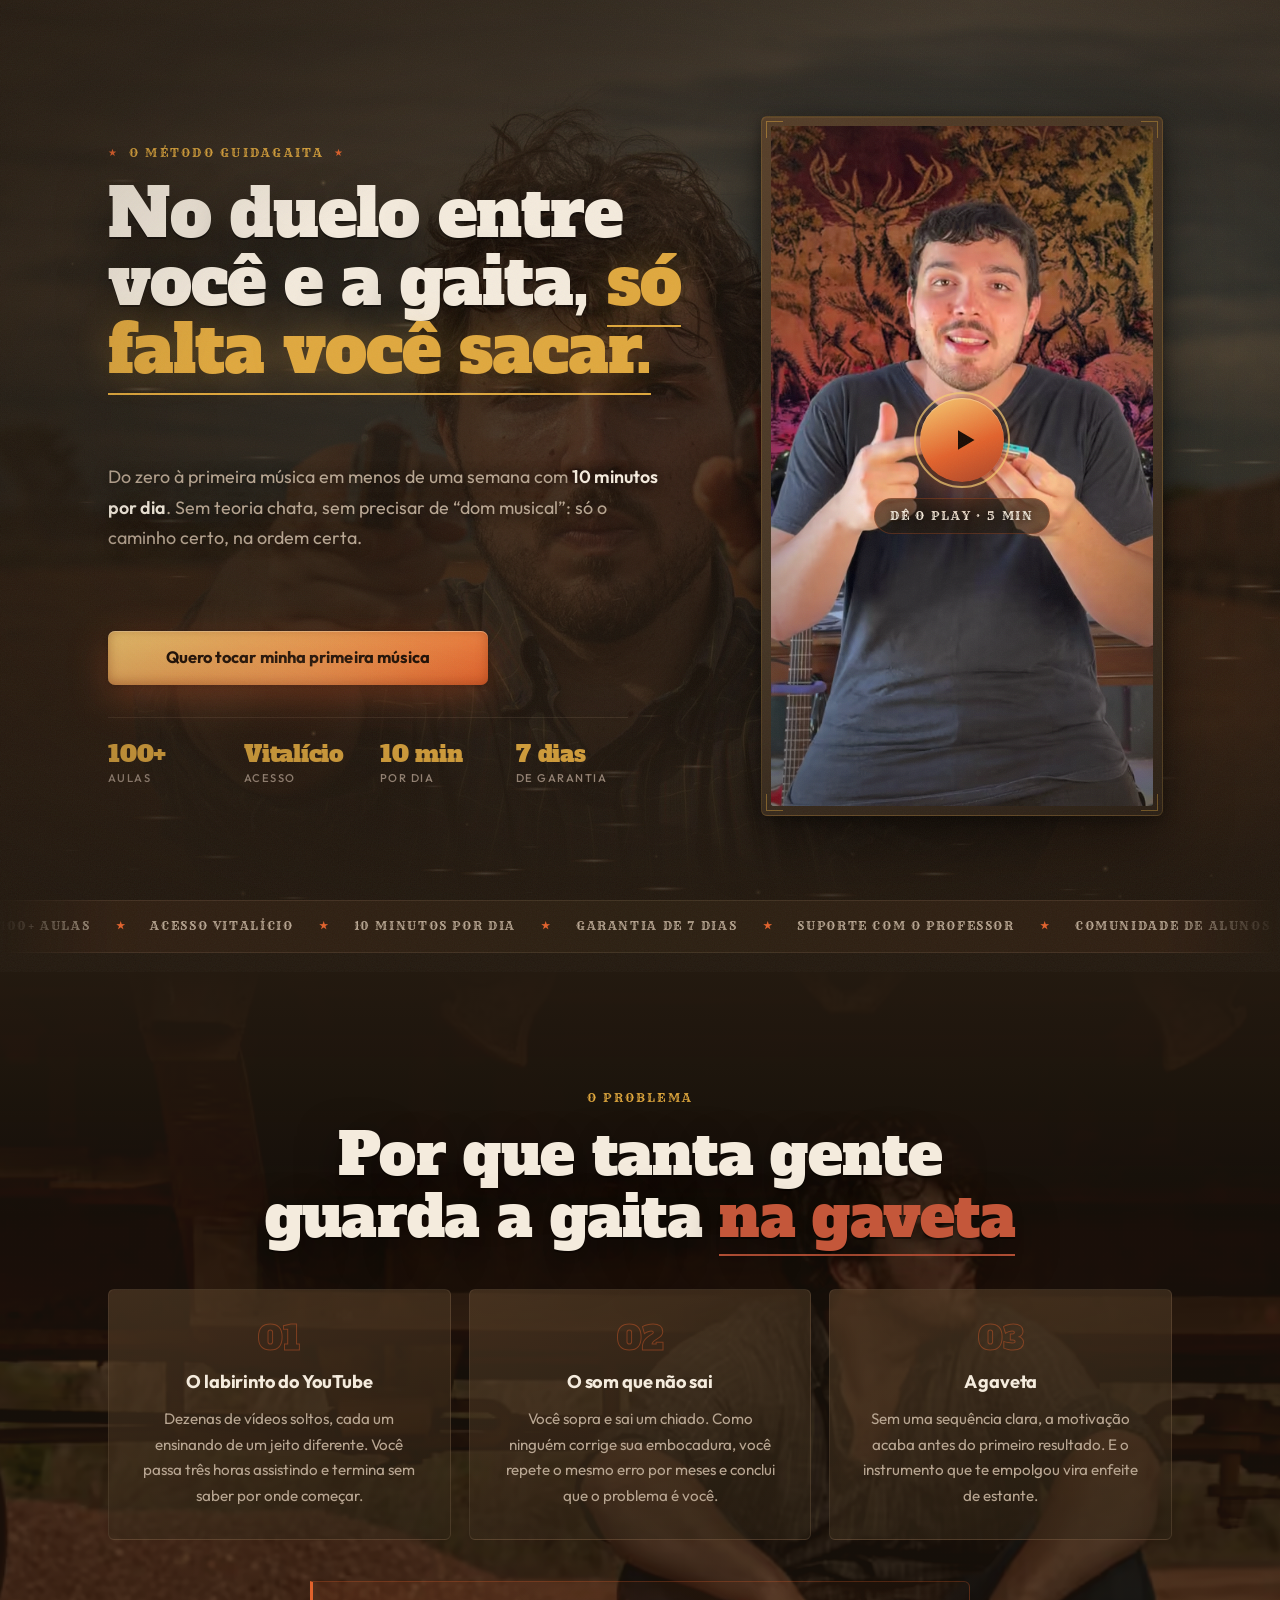
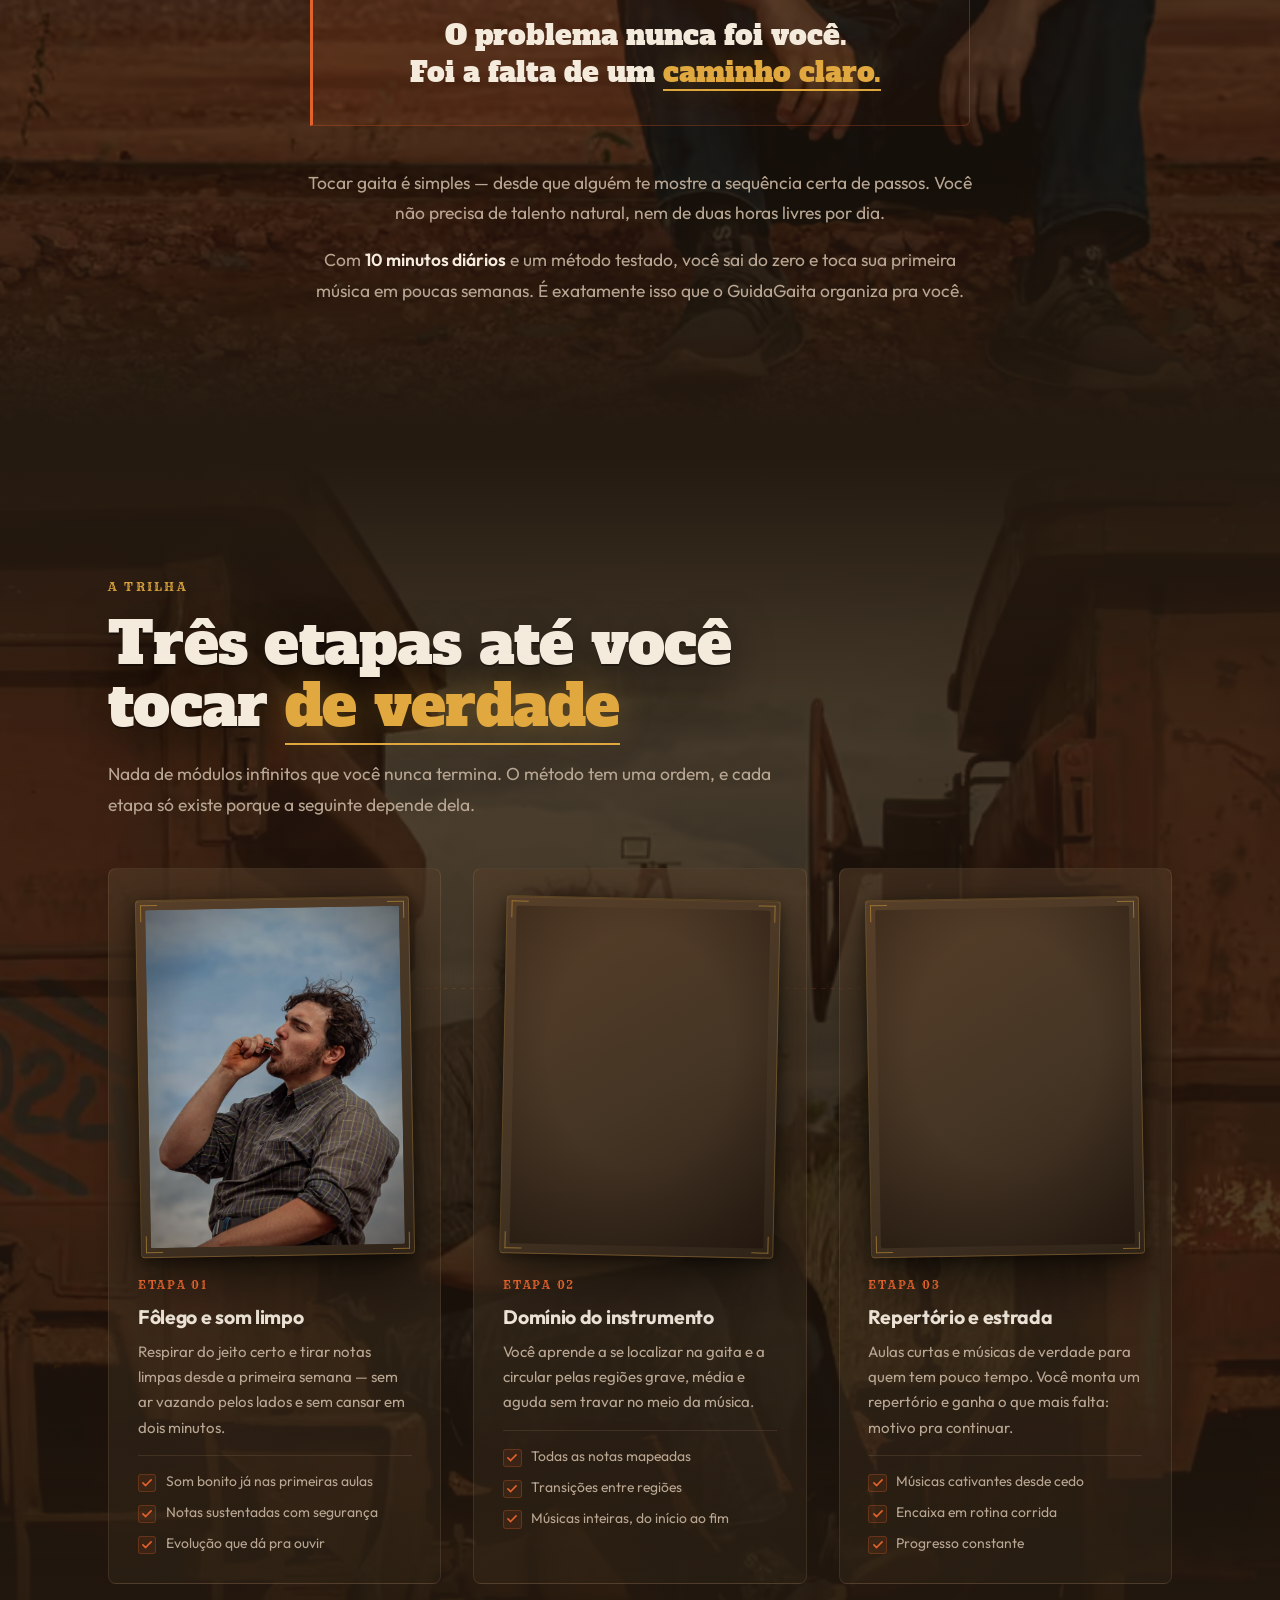
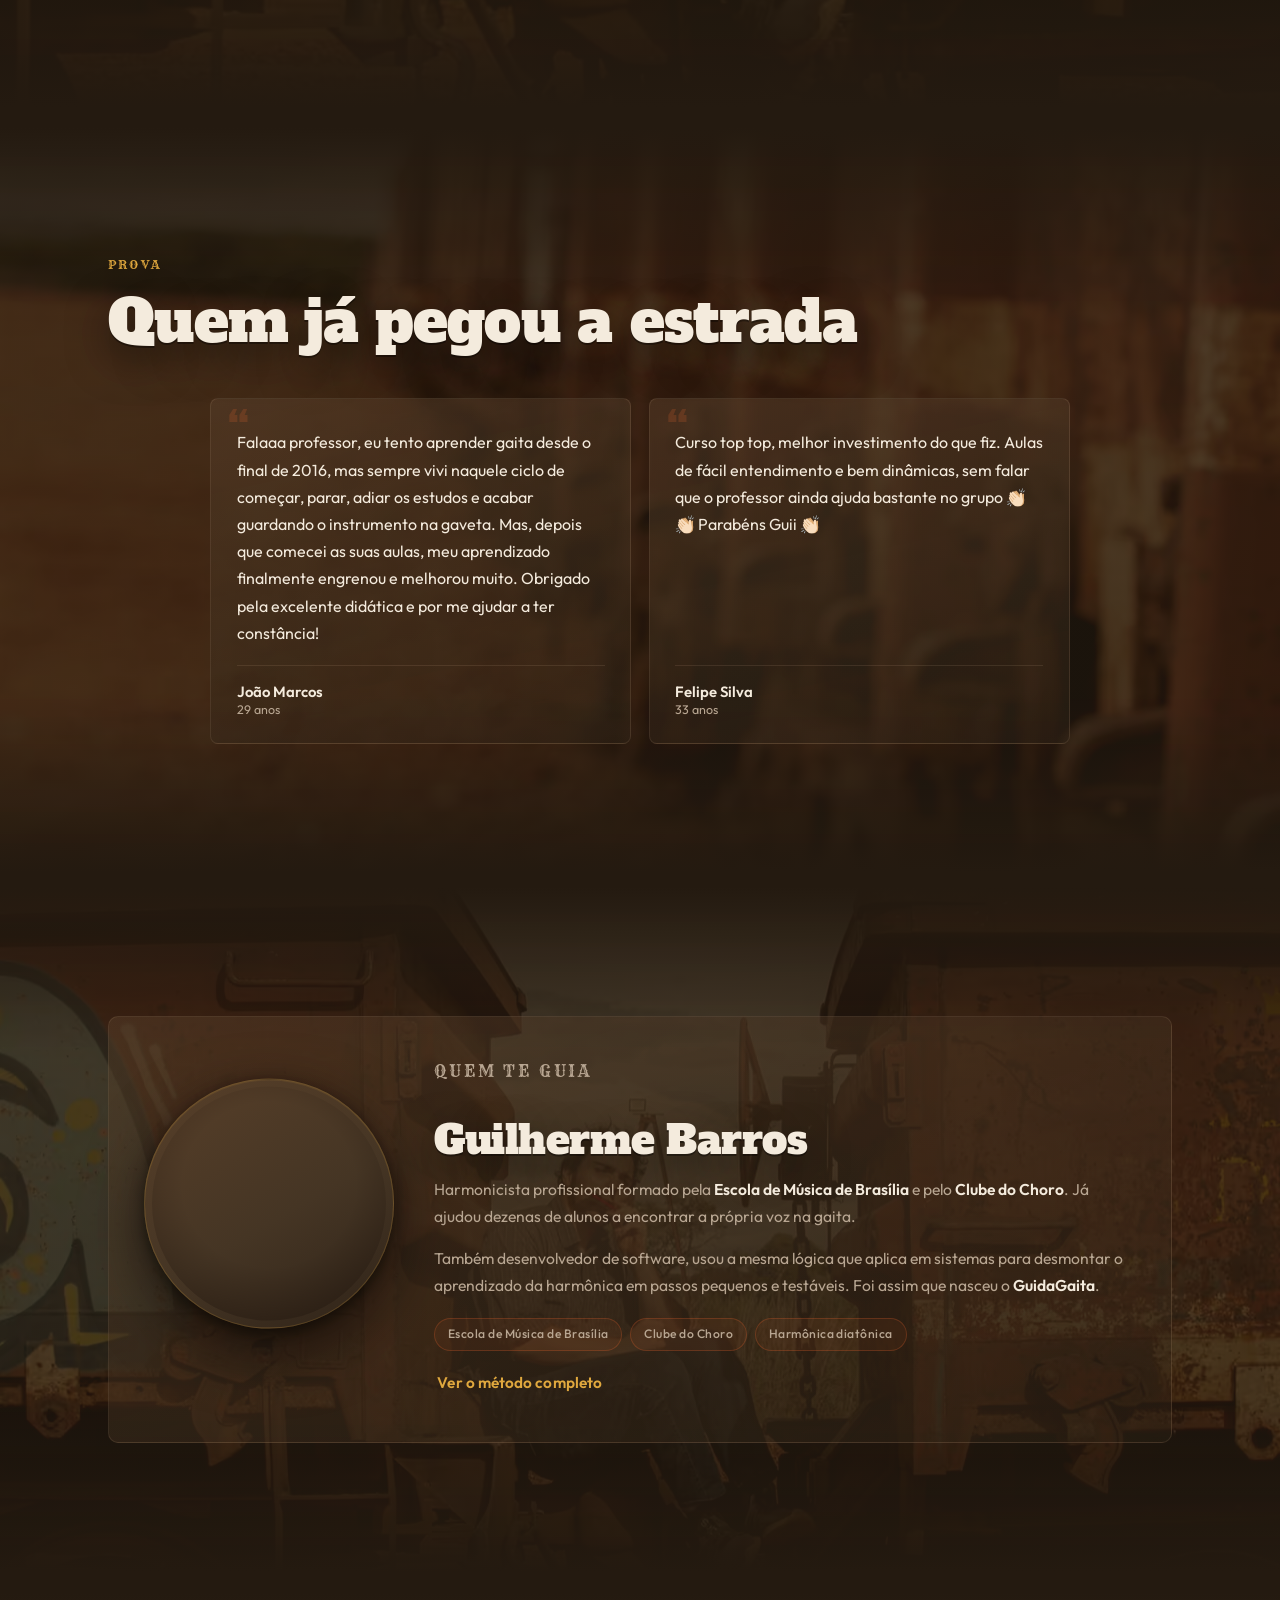
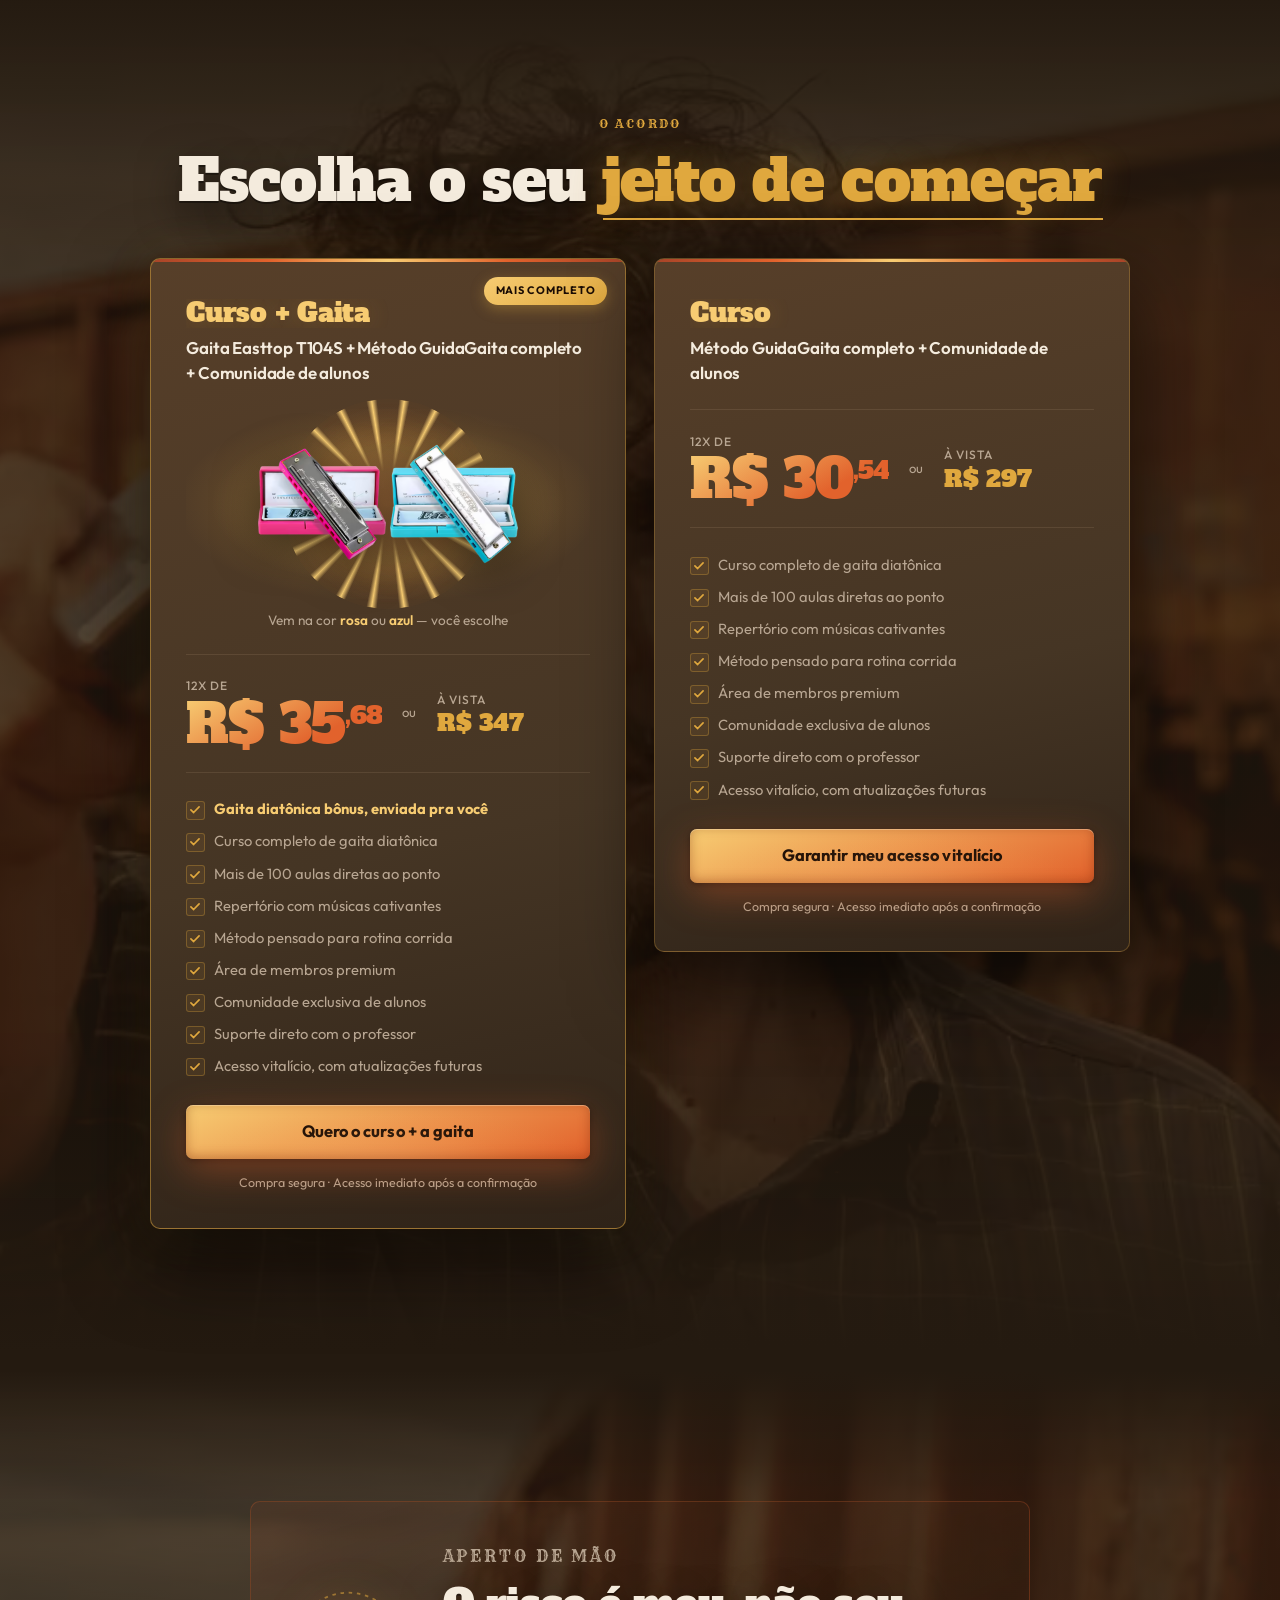
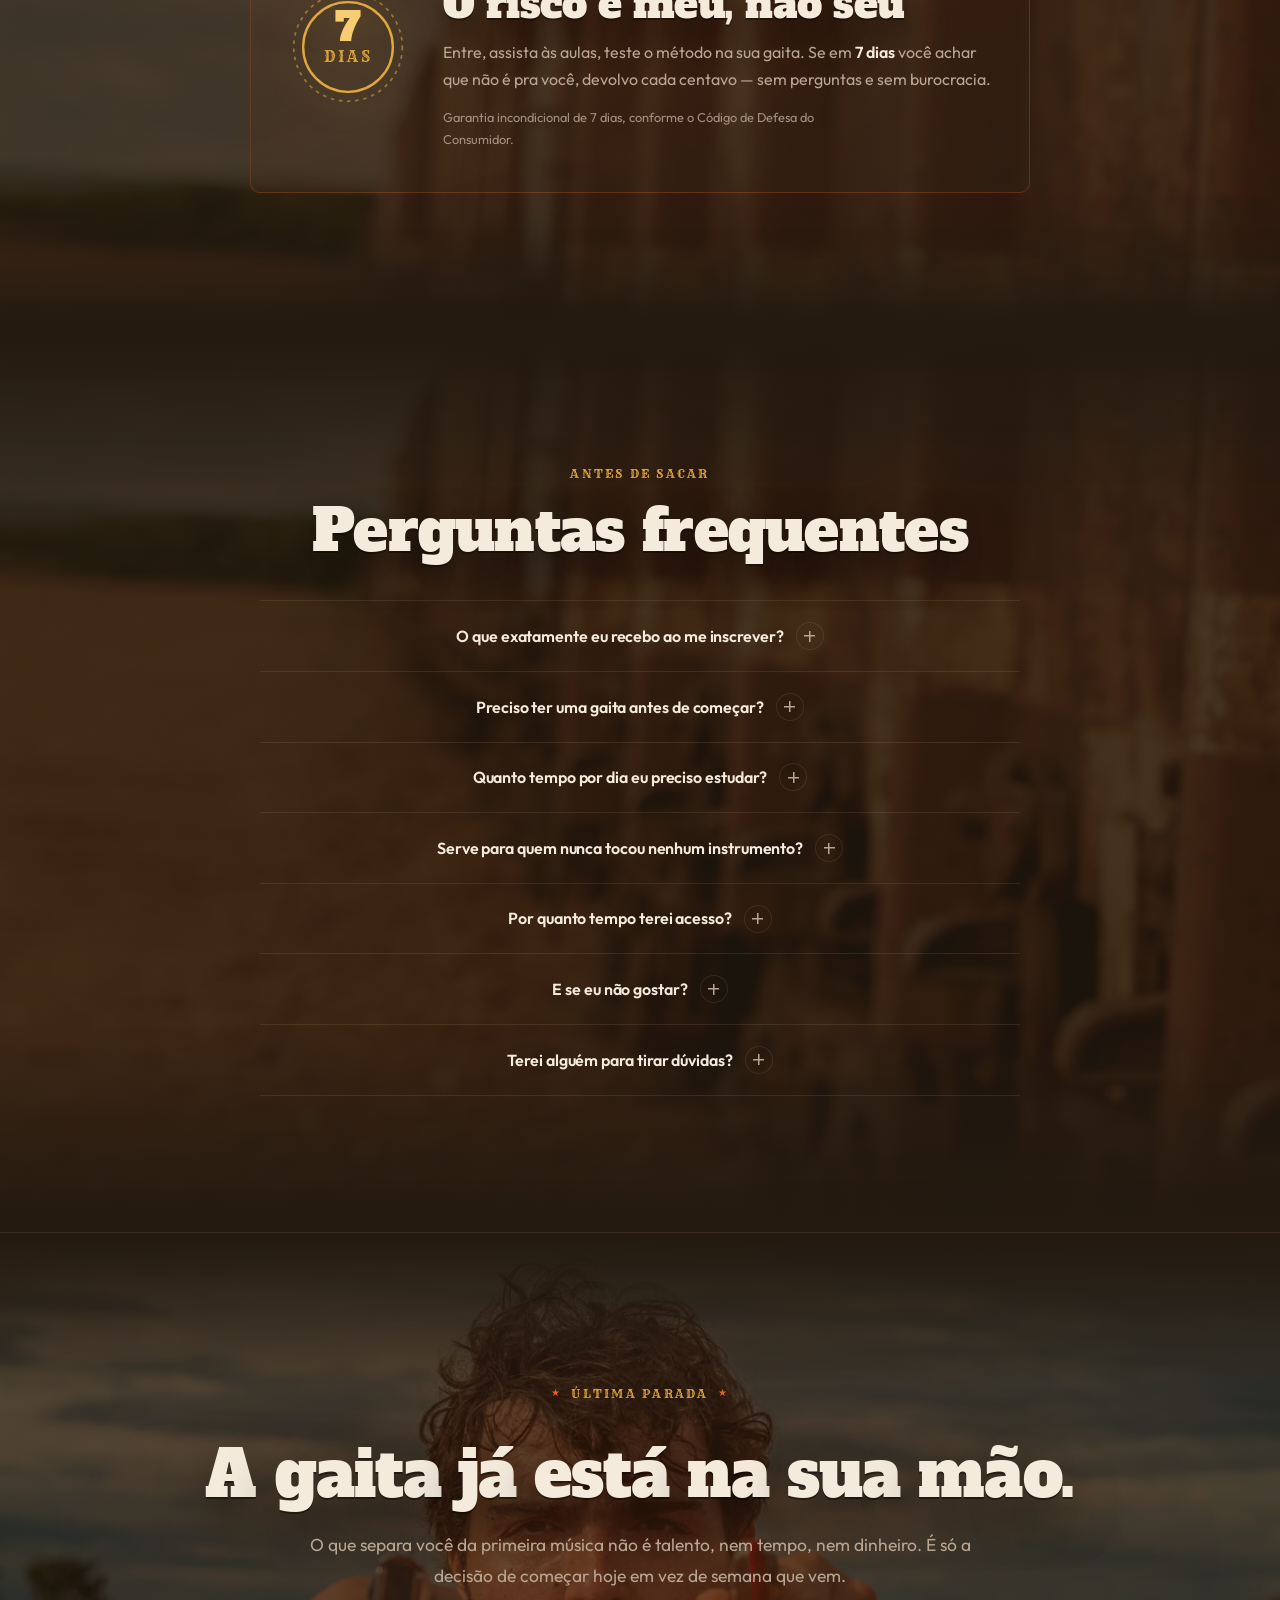
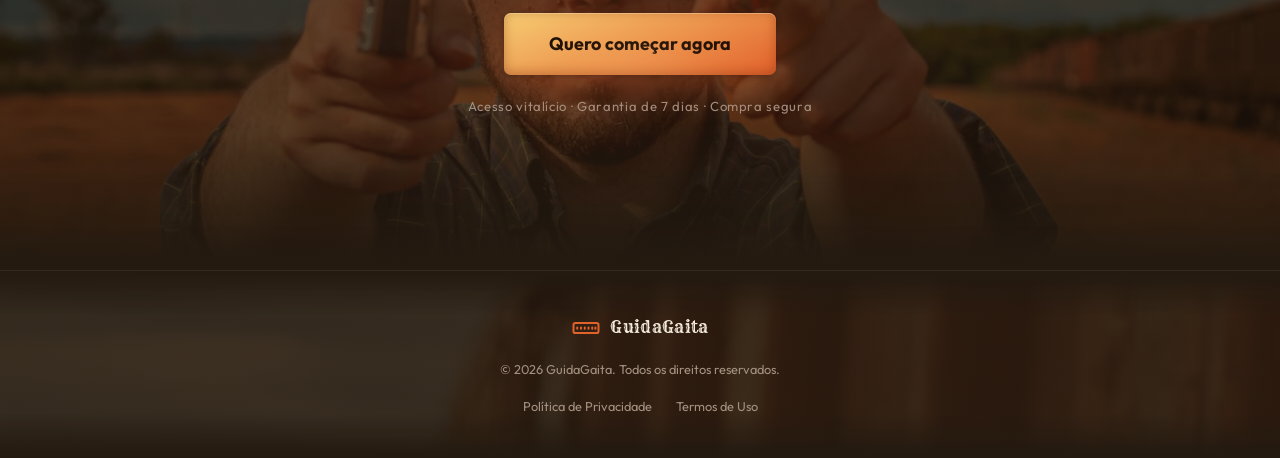
<file: index.html>
<!DOCTYPE html>
<html lang="pt-br">
<head>
    <meta charset="UTF-8" />
    <meta name="viewport" content="width=device-width, initial-scale=1.0" />
    <!-- Mesmo tom do fundo da página (--void), para a barra do
         navegador no celular não destoar do topo do site. -->
    <meta name="theme-color" content="#241A10" />
    <link rel="icon" href="data:image/svg+xml,<svg xmlns='http://www.w3.org/2000/svg' viewBox='0 0 32 32'><rect width='32' height='32' rx='7' fill='%23241A10'/><rect x='4.5' y='11' width='23' height='10' rx='2.5' fill='none' stroke='%23E2622C' stroke-width='2'/><path d='M10 14.5v3M14 14.5v3M18 14.5v3M22 14.5v3' stroke='%23E0A83E' stroke-width='1.7' stroke-linecap='round'/></svg>" />

    <title>GuidaGaita — Do zero à primeira música em menos de uma semana!</title>
    <meta name="description" content="Aprenda gaita diatônica com 10 minutos por dia. Mais de 100 aulas diretas ao ponto, acesso vitalício, comunidade e suporte com o professor Guilherme Barros. Garantia de 7 dias." />
    <link rel="canonical" href="https://guidagaita.com/" />

    <meta property="og:type" content="website" />
    <meta property="og:url" content="https://guidagaita.com/" />
    <meta property="og:site_name" content="GuidaGaita" />
    <meta property="og:title" content="GuidaGaita — No duelo entre você e a gaita, só falta você sacar" />
    <meta property="og:description" content="Do zero à primeira música em menos de uma semana, com 10 minutos por dia. 100+ aulas, acesso vitalício e garantia de 7 dias." />
    <!-- Endereço absoluto de propósito: WhatsApp, Facebook e afins não
         resolvem caminho relativo e simplesmente não mostrariam imagem.
         E sempre o JPG, porque essas plataformas não leem AVIF/WebP. -->
    <meta property="og:image" content="https://guidagaita.com/assets/hero-duelo-fallback.jpg" />
    <meta property="og:image:width" content="1200" />
    <meta property="og:image:height" content="800" />
    <meta property="og:image:alt" content="Guilherme Barros apontando duas gaitas diatônicas para a câmera, na terra vermelha ao lado de um trem de carga" />
    <meta property="og:locale" content="pt_BR" />
    <meta name="twitter:card" content="summary_large_image" />

    <!-- Fontes hospedadas aqui mesmo, não no Google. A folha do
         fonts.googleapis.com bloqueava a renderização e ainda obrigava
         a um segundo salto até o fonts.gstatic.com antes de qualquer
         letra aparecer. Os @font-face agora vivem no styles.css; estes
         dois preload evitam que as fontes só sejam descobertas depois
         que o CSS baixa e é interpretado. -->
    <link rel="preload" href="assets/fonts/outfit-latin-var.woff2" as="font" type="font/woff2" crossorigin>
    <link rel="preload" href="assets/fonts/alfa-slab-one-latin.woff2" as="font" type="font/woff2" crossorigin>

    <!-- O pôster da VSL é o maior elemento da primeira tela: o LCP. Ele
         está num <picture>, que o scanner de pré-carregamento encontra,
         mas o preload garante que o pedido saia junto com o do CSS. O
         type filtra: navegador sem AVIF ignora esta linha e pega o
         WebP/JPG do <picture>. imagesizes precisa bater com o sizes de
         lá, senão o navegador baixa uma variante e usa outra. -->
    <link rel="preload" as="image" type="image/avif"
          href="assets/vsl-poster-720.avif"
          imagesrcset="assets/vsl-poster-480.avif 480w, assets/vsl-poster-720.avif 720w, assets/vsl-poster-1080.avif 1080w"
          imagesizes="(min-width: 940px) 360px, 72vw">
    <link rel="stylesheet" href="styles.css" />

    <!-- Meta Pixel — o código base e os eventos vivem no pixel.js.
         O <noscript> precisa ficar aqui: com o JS desligado nenhum
         arquivo .js roda para injetá-lo. É por isso que o ID do
         pixel aparece em quatro lugares (o pixel.js e os três
         <noscript>) — se trocar o pixel, troque nos quatro. -->
    <script src="pixel.js" async></script>
    <noscript><img height="1" width="1" style="display:none" alt=""
        src="https://www.facebook.com/tr?id=1397849958862391&amp;ev=PageView&amp;noscript=1" /></noscript>

    <!-- Dados estruturados: descrevem o curso e os dois planos para o
         Google, que pode então mostrar preço e formato direto no
         resultado de busca.

         Só entra aqui o que é verificável na própria página. Repare
         que NÃO há "aggregateRating": inventar nota e número de
         avaliações é exatamente o tipo de coisa que gera penalização
         manual do Google, além de ser mentira. Quando os depoimentos
         reais entrarem na página, aí sim vale acrescentar. -->
    <script type="application/ld+json">
    {
      "@context": "https://schema.org",
      "@type": "Course",
      "name": "Método GuidaGaita",
      "description": "Curso online de gaita diatônica (harmônica) para iniciantes absolutos. Mais de 100 videoaulas curtas, organizadas em uma sequência progressiva, com acesso vitalício, comunidade de alunos e suporte direto com o professor.",
      "url": "https://guidagaita.com/",
      "inLanguage": "pt-BR",
      "educationalLevel": "Iniciante",
      "teaches": "Tocar gaita diatônica: respiração, embocadura, domínio das regiões grave, média e aguda, e repertório",
      "isAccessibleForFree": false,
      "provider": {
        "@type": "Person",
        "name": "Guilherme Barros",
        "jobTitle": "Harmonicista e professor",
        "alumniOf": [
          { "@type": "Organization", "name": "Escola de Música de Brasília" },
          { "@type": "Organization", "name": "Clube do Choro" }
        ]
      },
      "hasCourseInstance": {
        "@type": "CourseInstance",
        "courseMode": "Online",
        "courseSchedule": {
          "@type": "Schedule",
          "duration": "PT10M",
          "repeatFrequency": "Daily"
        }
      },
      "video": {
        "@type": "VideoObject",
        "name": "Apresentação do Método GuidaGaita",
        "description": "Guilherme Barros explica por que tanta gente desiste da gaita e como o método leva do zero à primeira música com 10 minutos por dia.",
        "thumbnailUrl": "https://guidagaita.com/assets/vsl-poster-fallback.jpg",
        "uploadDate": "2026-10-26",
        "duration": "PT5M23S",
        "contentUrl": "https://guidagaita.com/assets/vsl.mp4"
      },
      "offers": [
        {
          "@type": "Offer",
          "name": "Curso",
          "description": "Método GuidaGaita completo + comunidade de alunos",
          "price": "297.00",
          "priceCurrency": "BRL",
          "availability": "https://schema.org/InStock",
          "category": "Paid",
          "url": "https://payfast.greenn.com.br/6z65zng/offer/Ms4jFs?ch_id=141822&b_id_1=jfgn4jm"
        },
        {
          "@type": "Offer",
          "name": "Curso + Gaita",
          "description": "Método GuidaGaita completo + comunidade de alunos + gaita diatônica Easttop T104S enviada ao aluno",
          "price": "347.00",
          "priceCurrency": "BRL",
          "availability": "https://schema.org/InStock",
          "category": "Paid",
          "url": "https://payfast.greenn.com.br/r3k5wcq/offer/VLq50u?ch_id=141821&b_id_1=jfgn4jm"
        }
      ]
    }
    </script>
</head>
<body>

<!-- Texturas de ambiente: grão de filme + vinheta -->
<div class="fx-grain" aria-hidden="true"></div>
<div class="fx-vignette" aria-hidden="true"></div>

<!-- ══════════ HEADER ══════════ -->
<header class="site-header" id="site-header">
    <div class="shell site-header__inner">
        <a href="#top" class="brand" aria-label="GuidaGaita — início">
            <span class="brand__mark" aria-hidden="true">
                <svg viewBox="0 0 24 24" fill="none" stroke="currentColor" stroke-width="1.6" stroke-linecap="round" stroke-linejoin="round">
                    <rect x="2" y="8" width="20" height="8" rx="1.5"/>
                    <path d="M5 11.5v1M8 11.5v1M11 11.5v1M14 11.5v1M17 11.5v1M19.5 11.5v1"/>
                </svg>
            </span>
            <span class="brand__name">GuidaGaita</span>
        </a>
        <a href="#oferta" class="btn btn--ghost btn--sm site-header__cta">Ver o método</a>
    </div>
</header>

<!-- ══════════ BARRA FIXA MOBILE ══════════ -->
<div class="dock" id="dock">
    <a href="#oferta" class="btn btn--solid btn--dock">Ver planos e valores</a>
</div>

<main id="top">

    <!-- ══════════ 1. HERO ══════════ -->
    <section class="hero">
        <!-- A foto do duelo virou ambiente: cobre o hero inteiro atrás do
             véu, e a primeira tela é da VSL. Por isso ela perdeu o
             fetchpriority e o alt — a prioridade foi para o pôster do
             vídeo, que é o novo LCP (ver o preload no <head>), e a foto
             continua descrita onde é conteúdo: no og:image. -->
        <div class="hero__photo" aria-hidden="true">
            <picture>
                <source type="image/avif"
                        sizes="100vw"
                        srcset="assets/hero-duelo-480.avif   480w,
                                assets/hero-duelo-768.avif   768w,
                                assets/hero-duelo-1200.avif 1200w,
                                assets/hero-duelo-1800.avif 1800w">
                <source type="image/webp"
                        sizes="100vw"
                        srcset="assets/hero-duelo-480.webp   480w,
                                assets/hero-duelo-768.webp   768w,
                                assets/hero-duelo-1200.webp 1200w,
                                assets/hero-duelo-1800.webp 1800w">
                <img src="assets/hero-duelo-fallback.jpg" alt=""
                     width="2400" height="1600" decoding="async">
            </picture>
        </div>
        <div class="hero__scrim" aria-hidden="true"></div>
        <!-- data-fx escolhe o preset de partícula: vento | fumaca | brasas
             (ver hero-fx.js e "Partículas do hero" no README) -->
        <canvas class="hero__dust" id="dust" data-fx="vento" aria-hidden="true"></canvas>

        <!-- Grid de áreas nomeadas (ver .hero__grid): no celular, manchete →
             vídeo → subtítulo → CTA, nesta ordem; no desktop o vídeo vai
             para a coluna da direita e o texto fica à esquerda. -->
        <div class="shell hero__grid">

            <div class="hero__copy">
                <p class="eyebrow reveal" style="--d:0ms">
                    <span class="eyebrow__star" aria-hidden="true">★</span>
                    O método GuidaGaita
                    <span class="eyebrow__star" aria-hidden="true">★</span>
                </p>

                <!-- Cada palavra é um .w com --i, a posição dela na fila de
                     entrada; o CSS transforma isso em atraso. É o mesmo
                     truque da página de obrigado. A parte dourada fica num
                     único span para o sublinhado crescer de uma vez. -->
                <h1 class="hero__title reveal reveal--words" style="--d:60ms">
                    <span class="w" style="--i:0">No</span>
                    <span class="w" style="--i:1">duelo</span>
                    <span class="w" style="--i:2">entre</span>
                    <span class="w" style="--i:3">você</span>
                    <span class="w" style="--i:4">e</span>
                    <span class="w" style="--i:5">a</span>
                    <span class="w" style="--i:6">gaita,</span>
                    <span class="ink-gold"><span class="w" style="--i:7">só</span>
                    <span class="w" style="--i:8">falta</span>
                    <span class="w" style="--i:9">você</span>
                    <span class="w" style="--i:10">sacar.</span></span>
                </h1>
            </div>

            <div class="hero__media">
                <!-- A VSL. Fachada: o <video> nasce com preload="none" e não
                     baixa um byte até o clique; o que o visitante vê é o
                     pôster (AVIF/WebP/JPG pelo pipeline de imagens) com o
                     botão de play por cima. No clique o scripts.js esconde os
                     dois, liga os controles nativos e dá play — com som,
                     porque o clique é um gesto do usuário. playsinline evita
                     que o iPhone sequestre a tela inteira. O sizes precisa
                     bater com o imagesizes do preload no <head>. -->
                <div class="vsl reveal" style="--d:120ms">
                    <div class="vsl__frame tintype">
                        <div class="vsl__inner">
                            <video class="vsl__video" id="vsl" preload="none" playsinline
                                   width="720" height="1280"
                                   title="Vídeo de apresentação do método GuidaGaita">
                                <source src="assets/vsl.mp4" type="video/mp4">
                            </video>
                            <picture>
                                <source type="image/avif"
                                        sizes="(min-width: 940px) 360px, 72vw"
                                        srcset="assets/vsl-poster-480.avif 480w, assets/vsl-poster-720.avif 720w, assets/vsl-poster-1080.avif 1080w">
                                <source type="image/webp"
                                        sizes="(min-width: 940px) 360px, 72vw"
                                        srcset="assets/vsl-poster-480.webp 480w, assets/vsl-poster-720.webp 720w, assets/vsl-poster-1080.webp 1080w">
                                <img class="vsl__poster" src="assets/vsl-poster-fallback.jpg"
                                     alt="Guilherme Barros, com uma gaita na mão, apresentando o método em vídeo"
                                     width="720" height="1280" fetchpriority="high" decoding="async">
                            </picture>
                            <button class="vsl__play" type="button" aria-label="Assistir ao vídeo de apresentação, 5 minutos">
                                <span class="vsl__play-icon" aria-hidden="true">
                                    <svg viewBox="0 0 24 24"><path d="M8 5.5v13l11-6.5z"/></svg>
                                </span>
                                <span class="vsl__play-text" aria-hidden="true">Dê o play · 5 min</span>
                            </button>
                        </div>
                        <span class="tintype__corner tintype__corner--tl" aria-hidden="true"></span>
                        <span class="tintype__corner tintype__corner--tr" aria-hidden="true"></span>
                        <span class="tintype__corner tintype__corner--bl" aria-hidden="true"></span>
                        <span class="tintype__corner tintype__corner--br" aria-hidden="true"></span>
                    </div>
                </div>
            </div>

            <p class="hero__sub reveal" style="--d:200ms">
                Do zero à primeira música em menos de uma semana com <strong>10 minutos por dia</strong>.
                Sem teoria chata, sem precisar de “dom musical”: só o caminho certo, na ordem certa.
            </p>

            <div class="hero__cta reveal" style="--d:260ms">
                <div class="hero__actions">
                    <a href="#oferta" class="btn btn--solid reveal" style="--d:320ms">Quero tocar minha primeira música</a>
                </div>

                <dl class="stats reveal" style="--d:380ms">
                    <div class="stats__item">
                        <dt class="stats__num" data-count="100" data-suffix="+">0</dt>
                        <dd class="stats__label">aulas</dd>
                    </div>
                    <div class="stats__item">
                        <dt class="stats__num">Vitalício</dt>
                        <dd class="stats__label">acesso</dd>
                    </div>
                    <div class="stats__item">
                        <dt class="stats__num" data-count="10" data-suffix=" min">0</dt>
                        <dd class="stats__label">por dia</dd>
                    </div>
                    <div class="stats__item">
                        <dt class="stats__num" data-count="7" data-suffix=" dias">0</dt>
                        <dd class="stats__label">de garantia</dd>
                    </div>
                </dl>
            </div>

        </div>
    </section>

    <!-- ══════════ 2. FAIXA ROLANTE ══════════ -->
    <div class="ticker reveal reveal--wipe" aria-hidden="true">
        <div class="ticker__track" id="ticker-track">
            <span class="ticker__group">
                <span>100+ aulas</span><b>★</b>
                <span>Acesso vitalício</span><b>★</b>
                <span>10 minutos por dia</span><b>★</b>
                <span>Garantia de 7 dias</span><b>★</b>
                <span>Suporte com o professor</span><b>★</b>
                <span>Comunidade de alunos</span><b>★</b>
            </span>
        </div>
    </div>

    <!-- ══════════ 3. PROBLEMA ══════════ -->
    <section class="section section--problema has-bg" id="problema">
        <div class="section-bg section-bg--vagao" aria-hidden="true"></div>
        <div class="shell">
            <p class="eyebrow reveal">O problema</p>
            <h2 class="section__title reveal">
                Por que tanta gente guarda a gaita <span class="ink-rust">na gaveta</span>
            </h2>

            <div class="pains">
                <article class="pain reveal" style="--d:0ms">
                    <span class="pain__num" aria-hidden="true">01</span>
                    <h3 class="pain__title">O labirinto do YouTube</h3>
                    <p>Dezenas de vídeos soltos, cada um ensinando de um jeito diferente. Você passa três horas assistindo e termina sem saber por onde começar.</p>
                </article>

                <article class="pain reveal" style="--d:60ms">
                    <span class="pain__num" aria-hidden="true">02</span>
                    <h3 class="pain__title">O som que não sai</h3>
                    <p>Você sopra e sai um chiado. Como ninguém corrige sua embocadura, você repete o mesmo erro por meses e conclui que o problema é você.</p>
                </article>

                <article class="pain reveal" style="--d:120ms">
                    <span class="pain__num" aria-hidden="true">03</span>
                    <h3 class="pain__title">A gaveta</h3>
                    <p>Sem uma sequência clara, a motivação acaba antes do primeiro resultado. E o instrumento que te empolgou vira enfeite de estante.</p>
                </article>
            </div>

            <blockquote class="turn reveal reveal--stamp">
                <p>O problema nunca foi você.<br>Foi a falta de um <span class="ink-gold">caminho claro.</span></p>
            </blockquote>

            <div class="prose reveal">
                <p>Tocar gaita é simples — desde que alguém te mostre a sequência certa de passos. Você não precisa de talento natural, nem de duas horas livres por dia.</p>
                <p>Com <strong>10 minutos diários</strong> e um método testado, você sai do zero e toca sua primeira música em poucas semanas. É exatamente isso que o GuidaGaita organiza pra você.</p>
            </div>
        </div>
    </section>

    <!-- ══════════ 4. MÓDULOS ══════════ -->
    <section class="section section--trilha has-bg" id="trilha">
        <div class="section-bg section-bg--vagoes" aria-hidden="true"></div>
        <div class="shell">
            <p class="eyebrow reveal">A trilha</p>
            <h2 class="section__title reveal">
                Três etapas até você tocar <span class="ink-gold">de verdade</span>
            </h2>
            <p class="prose reveal">
                Nada de módulos infinitos que você nunca termina. O método tem uma ordem, e cada etapa
                só existe porque a seguinte depende dela.
            </p>

            <div class="trail">
                <!-- A corda se desenha (cortina de 1,5 s) enquanto os três
                     cartões entram em sequência: estações ligadas pelos
                     trilhos. Só existe no desktop.

                     Os cartões são .reveal--late: só começam a entrar quando
                     já estão dentro da tela (ver setupReveal), e a sequência
                     entre eles (--d) vive no CSS, só de 620px para cima — no
                     celular eles se empilham e cada um entra na própria vez. -->
                <span class="trail__rope reveal reveal--wipe" style="--d:100ms" aria-hidden="true"></span>

                <article class="card reveal reveal--late">
                    <figure class="tintype">
                        <!-- O cartão exibe no máx. 300px de largura (.card .tintype),
                             então 640px já cobre telas 2x — o original tinha 820. -->
                        <picture>
                            <source type="image/avif" srcset="assets/etapa-folego.avif">
                            <source type="image/webp" srcset="assets/etapa-folego.webp">
                            <img src="assets/etapa-folego-fallback.jpg" alt="Guilherme tocando gaita de olhos fechados contra o céu, trabalhando fôlego e embocadura" width="820" height="1230" loading="lazy" decoding="async">
                        </picture>
                        <span class="tintype__corner tintype__corner--tl" aria-hidden="true"></span>
                        <span class="tintype__corner tintype__corner--tr" aria-hidden="true"></span>
                        <span class="tintype__corner tintype__corner--bl" aria-hidden="true"></span>
                        <span class="tintype__corner tintype__corner--br" aria-hidden="true"></span>
                    </figure>
                    <div class="card__body">
                        <span class="card__tag reveal reveal--wipe reveal--late">Etapa 01</span>
                        <h3 class="card__title">Fôlego e som limpo</h3>
                        <p>Respirar do jeito certo e tirar notas limpas desde a primeira semana — sem ar vazando pelos lados e sem cansar em dois minutos.</p>
                        <ul class="checks checks--stagger">
                            <li>Som bonito já nas primeiras aulas</li>
                            <li>Notas sustentadas com segurança</li>
                            <li>Evolução que dá pra ouvir</li>
                        </ul>
                    </div>
                </article>

                <article class="card reveal reveal--late">
                    <figure class="tintype">
                        <picture>
                            <source type="image/avif" srcset="assets/etapa-dominio.avif">
                            <source type="image/webp" srcset="assets/etapa-dominio.webp">
                            <img src="assets/etapa-dominio-fallback.jpg" alt="Guilherme observando a gaita nas mãos, estudando a disposição das notas" width="820" height="1230" loading="lazy" decoding="async">
                        </picture>
                        <span class="tintype__corner tintype__corner--tl" aria-hidden="true"></span>
                        <span class="tintype__corner tintype__corner--tr" aria-hidden="true"></span>
                        <span class="tintype__corner tintype__corner--bl" aria-hidden="true"></span>
                        <span class="tintype__corner tintype__corner--br" aria-hidden="true"></span>
                    </figure>
                    <div class="card__body">
                        <span class="card__tag reveal reveal--wipe reveal--late">Etapa 02</span>
                        <h3 class="card__title">Domínio do instrumento</h3>
                        <p>Você aprende a se localizar na gaita e a circular pelas regiões grave, média e aguda sem travar no meio da música.</p>
                        <ul class="checks checks--stagger">
                            <li>Todas as notas mapeadas</li>
                            <li>Transições entre regiões</li>
                            <li>Músicas inteiras, do início ao fim</li>
                        </ul>
                    </div>
                </article>

                <article class="card reveal reveal--late">
                    <figure class="tintype">
                        <picture>
                            <source type="image/avif" srcset="assets/etapa-estrada.avif">
                            <source type="image/webp" srcset="assets/etapa-estrada.webp">
                            <img src="assets/etapa-estrada-fallback.jpg" alt="Guilherme sentado no alto de um vagão de carga tocando gaita, com o céu ao fundo" width="820" height="1230" loading="lazy" decoding="async">
                        </picture>
                        <span class="tintype__corner tintype__corner--tl" aria-hidden="true"></span>
                        <span class="tintype__corner tintype__corner--tr" aria-hidden="true"></span>
                        <span class="tintype__corner tintype__corner--bl" aria-hidden="true"></span>
                        <span class="tintype__corner tintype__corner--br" aria-hidden="true"></span>
                    </figure>
                    <div class="card__body">
                        <span class="card__tag reveal reveal--wipe reveal--late">Etapa 03</span>
                        <h3 class="card__title">Repertório e estrada</h3>
                        <p>Aulas curtas e músicas de verdade para quem tem pouco tempo. Você monta um repertório e ganha o que mais falta: motivo pra continuar.</p>
                        <ul class="checks checks--stagger">
                            <li>Músicas cativantes desde cedo</li>
                            <li>Encaixa em rotina corrida</li>
                            <li>Progresso constante</li>
                        </ul>
                    </div>
                </article>
            </div>
        </div>
    </section>

    <!-- ══════════ 5. DEPOIMENTOS ══════════ -->
    <!--
        Depoimentos reais de alunos, publicados com as palavras deles.

        Para acrescentar outro, copie um <figure> abaixo e troque o texto,
        o nome e a idade. Se houver foto do aluno, ela entra como primeiro
        filho do <figcaption>:

            <img class="quote__face" src="assets/aluno-nome.jpg" alt=""
                 width="48" height="48" loading="lazy">

        A grade se ajusta sozinha: 1 coluna no celular e 2 a partir do
        tablet. Se um dia forem 3 ou mais, vale rever `.quotes` no
        styles.css para voltar a três colunas no desktop.
    -->
    <section class="section section--vozes has-bg" id="depoimentos">
        <div class="section-bg section-bg--trem" aria-hidden="true"></div>
        <div class="shell">
            <p class="eyebrow reveal">Prova</p>
            <h2 class="section__title reveal">Quem já pegou a estrada</h2>

            <div class="quotes">
                <figure class="quote reveal reveal--side" style="--d:0ms">
                    <blockquote>
                        <p>Falaaa professor, eu tento aprender gaita desde o final de 2016, mas sempre vivi naquele ciclo de começar, parar, adiar os estudos e acabar guardando o instrumento na gaveta. Mas, depois que comecei as suas aulas, meu aprendizado finalmente engrenou e melhorou muito. Obrigado pela excelente didática e por me ajudar a ter constância!</p>
                    </blockquote>
                    <figcaption class="quote__who">
                        <span>
                            <strong>João Marcos</strong>
                            <small>29 anos</small>
                        </span>
                    </figcaption>
                </figure>

                <figure class="quote reveal reveal--side" style="--d:60ms">
                    <blockquote>
                        <p>Curso top top, melhor investimento do que fiz. Aulas de fácil entendimento e bem dinâmicas, sem falar que o professor ainda ajuda bastante no grupo 👏🏻👏🏻 Parabéns Guii 👏🏻</p>
                    </blockquote>
                    <figcaption class="quote__who">
                        <span>
                            <strong>Felipe Silva</strong>
                            <small>33 anos</small>
                        </span>
                    </figcaption>
                </figure>
            </div>
        </div>
    </section>

    <!-- ══════════ 6. MENTOR ══════════ -->
    <section class="section section--mentor has-bg" id="mentor">
        <div class="section-bg section-bg--vagoes section-bg--alto" aria-hidden="true"></div>
        <div class="shell">
            <div class="mentor">
                <div class="mentor__figure reveal">
                    <figure class="tintype tintype--round" data-parallax="0.05">
                        <picture>
                            <source type="image/avif" srcset="assets/mentor.avif">
                            <source type="image/webp" srcset="assets/mentor.webp">
                            <img src="assets/mentor-fallback.jpg" alt="Retrato de Guilherme Barros segurando duas gaitas" width="560" height="764" loading="lazy" decoding="async">
                        </picture>
                    </figure>
                </div>
                <div class="mentor__body reveal" style="--d:70ms">
                    <p class="eyebrow">Quem te guia</p>
                    <h2 class="section__title section__title--sm">Guilherme Barros</h2>
                    <p>Harmonicista profissional formado pela <strong>Escola de Música de Brasília</strong> e pelo <strong>Clube do Choro</strong>. Já ajudou dezenas de alunos a encontrar a própria voz na gaita.</p>
                    <p>Também desenvolvedor de software, usou a mesma lógica que aplica em sistemas para desmontar o aprendizado da harmônica em passos pequenos e testáveis. Foi assim que nasceu o <strong>GuidaGaita</strong>.</p>
                    <ul class="creds">
                        <li>Escola de Música de Brasília</li>
                        <li>Clube do Choro</li>
                        <li>Harmônica diatônica</li>
                    </ul>
                    <a href="#oferta" class="btn btn--link">Ver o método completo</a>
                </div>
            </div>
        </div>
    </section>

    <!--
        ══════════ 7. OFERTA ══════════
        Preços de 26/10/2026: curso R$ 297 (12x de R$ 30,54, o mesmo
        número que aparece no vídeo da VSL) e curso + gaita R$ 347 (12x
        de R$ 35,68, calculado com a mesma taxa do curso — confira no
        painel do Greenn antes de publicar). Preço e link vivem aqui, no
        JSON-LD do <head>, no OFERTAS do pixel.js e no README: mudou um,
        mudam todos (ver specs/001-precos-e-checkout).
    -->
    <section class="section section--oferta has-bg" id="oferta">
        <div class="section-bg section-bg--encarando" aria-hidden="true"></div>
        <div class="shell">
            <p class="eyebrow eyebrow--center reveal">O acordo</p>
            <h2 class="section__title section__title--center reveal">
                Escolha o seu <span class="ink-gold">jeito de começar</span>
            </h2>

            <div class="offers">

                <!-- Card 1 — curso + gaita bônus (vem primeiro de propósito:
                     é a oferta mais completa e serve de âncora de valor para
                     o cartão só-curso, lido logo em seguida) -->
                <div class="offer offer--featured reveal">
                    <span class="offer__ribbon" aria-hidden="true"></span>
                    <span class="offer__badge reveal reveal--stamp" style="--d:420ms">Mais completo</span>

                    <header class="offer__head">
                        <p class="offer__title reveal reveal--wipe" style="--d:120ms">Curso + Gaita</p>
                        <h3 class="offer__name">Gaita Easttop T104S + Método GuidaGaita completo + Comunidade de alunos</h3>
                    </header>

                    <div class="offer__photos" aria-hidden="true">
                        <span class="offer__spin"></span>
                        <span class="offer__glow"></span>
                        <!-- Aparecem a 132x132 (.offer__gaita); os PNG de 780px
                             pesavam 555KB e 520KB, mais que a página inteira.
                             396px cobre tela 3x, e AVIF/WebP guardam a
                             transparência que o recorte da gaita precisa.
                             São decorativas (alt vazio, pai aria-hidden) e
                             ficam bem abaixo da dobra: podem carregar tarde. -->
                        <picture>
                            <source type="image/avif" srcset="assets/gaita-rosa.avif">
                            <source type="image/webp" srcset="assets/gaita-rosa.webp">
                            <img class="offer__gaita offer__gaita--rosa" src="assets/gaita-rosa-fallback.png" alt="" width="780" height="780" loading="lazy" decoding="async">
                        </picture>
                        <picture>
                            <source type="image/avif" srcset="assets/gaita-azul.avif">
                            <source type="image/webp" srcset="assets/gaita-azul.webp">
                            <img class="offer__gaita offer__gaita--azul" src="assets/gaita-azul-fallback.png" alt="" width="780" height="780" loading="lazy" decoding="async">
                        </picture>
                    </div>
                    <p class="offer__colors">Vem na cor <strong>rosa</strong> ou <strong>azul</strong> — você escolhe</p>

                    <div class="offer__price">
                        <div class="offer__parcel">
                            <span class="offer__small">12x de</span>
                            <span class="offer__big reveal reveal--stamp" style="--d:260ms">R$ 35<sup>,68</sup></span>
                        </div>
                        <span class="offer__or">ou</span>
                        <div class="offer__cash">
                            <span class="offer__small">à vista</span>
                            <span class="offer__cash-value">R$ 347</span>
                        </div>
                    </div>

                    <ul class="checks checks--gold checks--stagger offer__list">
                        <li class="offer__bonus">Gaita diatônica bônus, enviada pra você</li>
                        <li>Curso completo de gaita diatônica</li>
                        <li>Mais de 100 aulas diretas ao ponto</li>
                        <li>Repertório com músicas cativantes</li>
                        <li>Método pensado para rotina corrida</li>
                        <li>Área de membros premium</li>
                        <li>Comunidade exclusiva de alunos</li>
                        <li>Suporte direto com o professor</li>
                        <li>Acesso vitalício, com atualizações futuras</li>
                    </ul>

                    <a class="btn btn--solid btn--block reveal reveal--pronto"
                       href="https://payfast.greenn.com.br/r3k5wcq/offer/VLq50u?ch_id=141821&amp;b_id_1=jfgn4jm"
                       target="_blank" rel="noopener noreferrer">
                        Quero o curso + a gaita
                    </a>

                    <p class="offer__note">Compra segura · Acesso imediato após a confirmação</p>
                </div>

                <!-- Card 2 — só o curso -->
                <div class="offer reveal" style="--d:80ms">
                    <span class="offer__ribbon" aria-hidden="true"></span>

                    <header class="offer__head">
                        <p class="offer__title reveal reveal--wipe" style="--d:120ms">Curso</p>
                        <h3 class="offer__name">Método GuidaGaita completo + Comunidade de alunos</h3>
                    </header>

                    <div class="offer__price">
                        <div class="offer__parcel">
                            <span class="offer__small">12x de</span>
                            <span class="offer__big reveal reveal--stamp" style="--d:260ms">R$ 30<sup>,54</sup></span>
                        </div>
                        <span class="offer__or">ou</span>
                        <div class="offer__cash">
                            <span class="offer__small">à vista</span>
                            <span class="offer__cash-value">R$ 297</span>
                        </div>
                    </div>

                    <ul class="checks checks--gold checks--stagger offer__list">
                        <li>Curso completo de gaita diatônica</li>
                        <li>Mais de 100 aulas diretas ao ponto</li>
                        <li>Repertório com músicas cativantes</li>
                        <li>Método pensado para rotina corrida</li>
                        <li>Área de membros premium</li>
                        <li>Comunidade exclusiva de alunos</li>
                        <li>Suporte direto com o professor</li>
                        <li>Acesso vitalício, com atualizações futuras</li>
                    </ul>

                    <a class="btn btn--solid btn--block reveal reveal--pronto"
                       href="https://payfast.greenn.com.br/6z65zng/offer/Ms4jFs?ch_id=141822&amp;b_id_1=jfgn4jm"
                       target="_blank" rel="noopener noreferrer">
                        Garantir meu acesso vitalício
                    </a>

                    <p class="offer__note">Compra segura · Acesso imediato após a confirmação</p>
                </div>

            </div>
        </div>
    </section>

    <!-- ══════════ 8. GARANTIA ══════════ -->
    <section class="section section--garantia has-bg">
        <div class="section-bg section-bg--trem section-bg--alto" aria-hidden="true"></div>
        <div class="shell">
            <div class="warranty reveal">
                <div class="warranty__seal reveal reveal--stamp" style="--d:220ms" aria-hidden="true">
                    <svg viewBox="0 0 100 100" fill="none">
                        <circle cx="50" cy="50" r="46" stroke="currentColor" stroke-width="1.5" stroke-dasharray="3 4" opacity=".55"/>
                        <circle cx="50" cy="50" r="38" stroke="currentColor" stroke-width="2"/>
                        <text x="50" y="45" text-anchor="middle" class="warranty__seal-num">7</text>
                        <text x="50" y="63" text-anchor="middle" class="warranty__seal-word">DIAS</text>
                    </svg>
                </div>
                <div class="warranty__body">
                    <p class="eyebrow">Aperto de mão</p>
                    <h2 class="section__title section__title--sm">O risco é meu, não seu</h2>
                    <p>Entre, assista às aulas, teste o método na sua gaita. Se em <strong>7 dias</strong> você achar que não é pra você, devolvo cada centavo — sem perguntas e sem burocracia.</p>
                    <p class="warranty__fine">Garantia incondicional de 7 dias, conforme o Código de Defesa do Consumidor.</p>
                </div>
            </div>
        </div>
    </section>

    <!-- ══════════ 9. FAQ ══════════ -->
    <section class="section section--faq has-bg" id="faq">
        <div class="section-bg section-bg--trem" aria-hidden="true"></div>
        <div class="shell">
            <p class="eyebrow reveal">Antes de sacar</p>
            <h2 class="section__title reveal">Perguntas frequentes</h2>

            <div class="faq reveal">
                <details class="faq__item">
                    <summary>O que exatamente eu recebo ao me inscrever?</summary>
                    <div class="faq__body">
                        <p>Acesso imediato a mais de 100 videoaulas organizadas em módulos que seguem uma ordem clara: respiração, embocadura de bico e o domínio completo das regiões grave, média e aguda. Junto vêm a comunidade de alunos e o suporte direto comigo.</p>
                    </div>
                </details>

                <details class="faq__item">
                    <summary>Preciso ter uma gaita antes de começar?</summary>
                    <div class="faq__body">
                        <p>Não. Nas primeiras aulas eu mostro quais modelos são mais acessíveis, o que evitar na hora da compra e como escolher a gaita certa para começar sem gastar demais.</p>
                    </div>
                </details>

                <details class="faq__item">
                    <summary>Quanto tempo por dia eu preciso estudar?</summary>
                    <div class="faq__body">
                        <p>De 10 a 15 minutos por dia já garantem evolução constante. As aulas são curtas de propósito, feitas para caber na rotina de quem trabalha o dia inteiro.</p>
                    </div>
                </details>

                <details class="faq__item">
                    <summary>Serve para quem nunca tocou nenhum instrumento?</summary>
                    <div class="faq__body">
                        <p>Serve, e é justamente pra quem o método foi desenhado. Começamos do zero absoluto — como segurar a gaita, como respirar — e chegamos a músicas completas, um passo de cada vez.</p>
                    </div>
                </details>

                <details class="faq__item">
                    <summary>Por quanto tempo terei acesso?</summary>
                    <div class="faq__body">
                        <p>O acesso é vitalício. Você assiste e revê quantas vezes quiser, e recebe todas as atualizações futuras do curso sem pagar nada a mais.</p>
                    </div>
                </details>

                <details class="faq__item">
                    <summary>E se eu não gostar?</summary>
                    <div class="faq__body">
                        <p>Você tem 7 dias para pedir o reembolso integral. Basta me mandar uma mensagem — sem justificativa e sem burocracia.</p>
                    </div>
                </details>

                <details class="faq__item">
                    <summary>Terei alguém para tirar dúvidas?</summary>
                    <div class="faq__body">
                        <p>Sim. Você entra numa comunidade exclusiva de alunos e tem suporte direto comigo para destravar o que estiver travando, que é o que mais acelera o aprendizado.</p>
                    </div>
                </details>
            </div>
        </div>
    </section>

    <!-- ══════════ 10. CHAMADA FINAL ══════════ -->
    <section class="section section--final has-bg">
        <div class="section-bg section-bg--duelo" aria-hidden="true"></div>
        <div class="shell final__inner">
            <p class="eyebrow eyebrow--center reveal">
                <span class="eyebrow__star" aria-hidden="true">★</span>
                Última parada
                <span class="eyebrow__star" aria-hidden="true">★</span>
            </p>
            <h2 class="final__title reveal reveal--words">
                <span class="w" style="--i:0">A</span>
                <span class="w" style="--i:1">gaita</span>
                <span class="w" style="--i:2">já</span>
                <span class="w" style="--i:3">está</span>
                <span class="w" style="--i:4">na</span>
                <span class="w" style="--i:5">sua</span>
                <span class="w" style="--i:6">mão.</span>
            </h2>
            <p class="prose prose--center reveal" style="--d:120ms">
                O que separa você da primeira música não é talento, nem tempo, nem dinheiro.
                É só a decisão de começar hoje em vez de semana que vem.
            </p>
            <a class="btn btn--solid btn--lg reveal" style="--d:220ms" href="#oferta">
                Quero começar agora
            </a>
            <p class="final__mini reveal" style="--d:300ms">Acesso vitalício · Garantia de 7 dias · Compra segura</p>
        </div>
    </section>

</main>

<footer class="site-footer has-bg">
    <div class="section-bg section-bg--trem section-bg--alto" aria-hidden="true"></div>
    <div class="shell site-footer__inner">
        <a href="#top" class="brand brand--footer">
            <span class="brand__mark" aria-hidden="true">
                <svg viewBox="0 0 24 24" fill="none" stroke="currentColor" stroke-width="1.6" stroke-linecap="round" stroke-linejoin="round">
                    <rect x="2" y="8" width="20" height="8" rx="1.5"/>
                    <path d="M5 11.5v1M8 11.5v1M11 11.5v1M14 11.5v1M17 11.5v1M19.5 11.5v1"/>
                </svg>
            </span>
            <span class="brand__name">GuidaGaita</span>
        </a>
        <p class="site-footer__copy">© 2026 GuidaGaita. Todos os direitos reservados.</p>
        <nav class="site-footer__nav" aria-label="Links legais">
            <a href="#">Política de Privacidade</a>
            <a href="#">Termos de Uso</a>
        </nav>
    </div>
</footer>

<script src="scripts.js" defer></script>
<!-- Partículas do hero: só decoração, por isso num arquivo à parte
     que a página inteira dispensa (ver hero-fx.js). -->
<script src="hero-fx.js" defer></script>
</body>
</html>
</file>
<file: styles.css>
/* ═══════════════════════════════════════════════════════════
   GuidaGaita — Duelo ao entardecer
   Paleta de terra, tipografia de cartaz, molduras tintype.
   ═══════════════════════════════════════════════════════════ */

/* ── FONTES ──────────────────────────────────────────────────
   Servidas do próprio domínio (assets/fonts/), não do Google.
   Só o subset latino, que cobre todo o português — inclusive
   ã, ç, õ e os acentos. O Outfit é variável: um único arquivo
   de 32KB entrega de 400 a 700, no lugar dos sete pesos
   estáticos que a página pedia antes e nem usava.
   font-display: swap mantém o texto legível durante a carga. */
@font-face {
    font-family: 'Outfit';
    font-style: normal;
    font-weight: 400 700;
    font-display: swap;
    src: url('assets/fonts/outfit-latin-var.woff2') format('woff2');
}

@font-face {
    font-family: 'Alfa Slab One';
    font-style: normal;
    font-weight: 400;
    font-display: swap;
    src: url('assets/fonts/alfa-slab-one-latin.woff2') format('woff2');
}

@font-face {
    font-family: 'Rye';
    font-style: normal;
    font-weight: 400;
    font-display: swap;
    src: url('assets/fonts/rye-latin.woff2') format('woff2');
}

/* ── RESET ───────────────────────────────────────────────── */
*, *::before, *::after { box-sizing: border-box; margin: 0; padding: 0; }

[hidden] { display: none !important; }

img, svg, canvas { display: block; max-width: 100%; }
img { height: auto; }

/* O <picture> existe só para o navegador escolher entre AVIF, WebP e o
   formato antigo — ele não deve participar do layout. Sem isto a caixa
   dele viraria o item flex de .offer__photos e o filho de .hero__photo,
   no lugar da própria imagem, e as regras que miram o <img> (height:100%,
   z-index, o leque das duas gaitas) passariam a medir a caixa errada. */
picture { display: contents; }
a { color: inherit; text-decoration: none; }
button { font: inherit; color: inherit; background: none; border: 0; cursor: pointer; }
ul, ol { list-style: none; }

:focus-visible {
    outline: 2px solid var(--gold);
    outline-offset: 3px;
    border-radius: 2px;
}

/* ── TOKENS ──────────────────────────────────────────────── */
:root {
    /* Terra */
    --void:       #241A10;
    --dust:       #2F2417;
    --leather:    #453524;
    --leather-2:  #573F29;
    --hide:       #6E5238;

    /* Fogo */
    --ember:      #E2622C;
    --ember-hi:   #FF8544;
    --gold:       #E0A83E;
    --gold-hi:    #F7CC72;
    --rust:       #A84428;

    /* Tinta */
    --bone:       #F4EBDD;
    --sand:       #B8A692;
    /* O cinza era #8A7768: 4,0:1 sobre o fundo e 2,8:1 dentro dos
       cartões, abaixo do mínimo de 4,5:1 para texto pequeno. Este dá
       5,6:1 sobre o fundo; dentro de cartão, o texto miúdo usa --sand
       (5,0:1 sobre o couro). */
    --ash:        #A39080;

    /* Linhas */
    --line:       rgba(232, 200, 160, .11);
    --line-warm:  rgba(226, 98, 44, .26);

    /* Fontes */
    --f-poster:   'Alfa Slab One', Georgia, serif;
    --f-wood:     'Rye', Georgia, serif;
    --f-body:     'Outfit', -apple-system, BlinkMacSystemFont, 'Segoe UI', sans-serif;

    /* Movimento */
    --ease:       cubic-bezier(.16, 1, .3, 1);
    --ease-soft:  cubic-bezier(.33, 1, .68, 1);

    /* Métrica */
    --shell:      1160px;
    --gut:        1.35rem;
    --rhythm:     clamp(5rem, 11vw, 8.5rem);

    color-scheme: dark;
    -webkit-font-smoothing: antialiased;
    -moz-osx-font-smoothing: grayscale;
}

html {
    scroll-behavior: smooth;
    scroll-padding-top: 90px;
}

body {
    background: var(--void);
    color: var(--bone);
    font-family: var(--f-body);
    font-size: 16px;
    font-weight: 400;
    line-height: 1.65;
    overflow-x: hidden;
    /* Espaço para a barra fixa do celular não cobrir o rodapé */
    padding-bottom: calc(78px + env(safe-area-inset-bottom, 0px));
}

/* O texto é selecionável de propósito (a página já teve user-select:
   none no body): quem quer copiar o preço, o nome da gaita ou uma
   pergunta do FAQ consegue, e leitor de tela e tradutor automático
   também. A seleção só ganha a cor da brasa. */
::selection { background: rgba(226, 98, 44, .38); color: var(--bone); }

/* Brilho ambiente: sol poente no topo, brasa no rodapé.

   Antes isso era um `background-attachment: fixed` no próprio body.
   Esse modo impede o navegador de compor a rolagem na GPU: ele
   precisa repintar a camada inteira a cada quadro rolado, e numa
   página longa como esta é a principal fonte de engasgo no celular.

   Numa camada `position: fixed` própria o resultado visual é o
   mesmo, mas ela vira uma camada composta à parte — o scroll passa
   a ser só deslocamento de camada, sem repintura. */
body::before {
    content: '';
    position: fixed;
    inset: 0;
    z-index: -1;
    pointer-events: none;
    background-image:
        radial-gradient(ellipse 100vw 62vh at 50% -8%,  rgba(226, 98, 44, .16), transparent 68%),
        radial-gradient(ellipse 70vw 45vh at 110% 82%, rgba(224, 168, 62, .07), transparent 70%),
        radial-gradient(ellipse 60vw 40vh at -10% 45%, rgba(168, 68, 40, .06), transparent 70%);
}

/* ── TEXTURAS DE AMBIENTE ────────────────────────────────── */
/* `inset` negativo dá folga para a textura deslizar sem mostrar a
   borda. Estava em -100%, o que fazia a camada ocupar 3x a largura
   E 3x a altura da tela — 9x a área visível sendo rasterizada e
   guardada em memória de GPU à toa. O deslocamento da animação
   chega a 3% do próprio tamanho, então -8% já é folga de sobra. */
.fx-grain {
    position: fixed;
    inset: -8%;
    z-index: 300;
    pointer-events: none;
    opacity: .05;
    background-image: url("data:image/svg+xml,%3Csvg xmlns='http://www.w3.org/2000/svg' width='260' height='260'%3E%3Cfilter id='n'%3E%3CfeTurbulence type='fractalNoise' baseFrequency='.82' numOctaves='4' stitchTiles='stitch'/%3E%3C/filter%3E%3Crect width='260' height='260' filter='url(%23n)'/%3E%3C/svg%3E");
    background-size: 260px 260px;
    animation: grain-drift 700ms steps(4) infinite;
}

@keyframes grain-drift {
    0%   { transform: translate(0, 0); }
    25%  { transform: translate(-3%, 2%); }
    50%  { transform: translate(2%, -3%); }
    75%  { transform: translate(-2%, -2%); }
    100% { transform: translate(3%, 1%); }
}

.fx-vignette {
    position: fixed;
    inset: 0;
    z-index: 290;
    pointer-events: none;
    background: radial-gradient(ellipse 78% 68% at 50% 45%, transparent 42%, rgba(31, 22, 14, .32) 100%);
}

/* ── LAYOUT ──────────────────────────────────────────────── */
.shell {
    width: 100%;
    max-width: var(--shell);
    margin-inline: auto;
    padding-inline: var(--gut);
}

.section {
    position: relative;
    padding-block: var(--rhythm);
}

/* ── FUNDO FOTOGRÁFICO DE SEÇÃO ──────────────────────────────
   Toda seção leva uma foto atrás do conteúdo. A intensidade sai
   de duas variáveis: --bg-op (quanto a foto aparece) e --veu
   (quanto a camada escura cobre). Seção com muito texto usa foto
   fraca e véu forte; seção narrativa, o contrário.
   ─────────────────────────────────────────────────────────── */
.has-bg {
    position: relative;
    /* `clip`, não `hidden`: hidden cria um contêiner de rolagem, e aí
       as linhas do tempo de rolagem (a deriva da foto no desktop e a
       "foto que revela") passam a medir a foto dentro da seção, que
       nunca rola — o efeito congela no meio do curso. `clip` recorta
       igual sem criar contêiner; `hidden` fica de fallback para quem
       não entende `clip`, que também não entende linha do tempo. */
    overflow: hidden;
    overflow: clip;
}

.section-bg {
    position: absolute;
    inset: 0;
    z-index: 0;
    background-repeat: no-repeat;
    background-size: cover;
    background-position: center;
    /* Sépia mais leve e brilho maior: o tom anterior deixava a foto
       amuada, quase como se estivesse fora de foco. */
    filter: sepia(.22) saturate(1.12) contrast(1.12) brightness(.78);
    opacity: var(--bg-op, .4);
    /* Some seções (FAQ) travam esta altura via JS para o acordeão não
       recortar a foto de novo a cada clique; a transição só entra em
       ação nos raros recálculos por resize, não no toggle em si. */
    transition: height .3s var(--ease);
}

.has-bg::after {
    content: '';
    position: absolute;
    inset: 0;
    z-index: 1;
    pointer-events: none;
    background: linear-gradient(to bottom,
        var(--void) 1%,
        rgba(36, 26, 16, var(--veu, .72)) 24%,
        rgba(36, 26, 16, var(--veu, .72)) 76%,
        var(--void) 99%);
}

.has-bg > .shell { position: relative; z-index: 2; }

/* As fotos */
/* A figura dele está bem à direita do quadro, não no centro — em
   telas estreitas o recorte "center" pegava só a área vazia perto
   da roda do trem, sobrando apenas a borda do braço. */
.section-bg--vagao     { background-position: 71% 48%; }
.section-bg--vagoes    { background-position: center 58%; }
.section-bg--encarando { background-position: center 26%; }
.section-bg--trem      { background-position: center 62%; }
.section-bg--duelo     { background-position: center 26%; }

/* Cada fundo sai em AVIF, WebP e JPG: o navegador fica com o primeiro
   formato que reconhece, e quem não entende image-set() cai no url()
   da linha de cima. A largura base aqui é a de celular (800px) — o
   bloco logo abaixo troca pela de 1280px em telas maiores, para o
   celular nunca baixar a foto grande.

   Estas fotos aguentam compressão pesada (q36) porque nunca são vistas
   limpas: entram com opacity .4-.8, filtro sépia e um véu escuro por
   cima (ver .section-bg e .has-bg::after). */
.section-bg--vagao {
    background-image: url('assets/bg-vagao-fallback.jpg');
    background-image: image-set(url('assets/bg-vagao-800.avif') type('image/avif'),
                                url('assets/bg-vagao-800.webp') type('image/webp'),
                                url('assets/bg-vagao-fallback.jpg') type('image/jpeg'));
}
.section-bg--vagoes {
    background-image: url('assets/bg-vagoes-fallback.jpg');
    background-image: image-set(url('assets/bg-vagoes-800.avif') type('image/avif'),
                                url('assets/bg-vagoes-800.webp') type('image/webp'),
                                url('assets/bg-vagoes-fallback.jpg') type('image/jpeg'));
}
.section-bg--encarando {
    background-image: url('assets/bg-encarando-fallback.jpg');
    background-image: image-set(url('assets/bg-encarando-800.avif') type('image/avif'),
                                url('assets/bg-encarando-800.webp') type('image/webp'),
                                url('assets/bg-encarando-fallback.jpg') type('image/jpeg'));
}
.section-bg--trem {
    background-image: url('assets/bg-trem-fallback.jpg');
    background-image: image-set(url('assets/bg-trem-800.avif') type('image/avif'),
                                url('assets/bg-trem-800.webp') type('image/webp'),
                                url('assets/bg-trem-fallback.jpg') type('image/jpeg'));
}
/* Reaproveita a foto do hero, então usa as mesmas variantes dela */
.section-bg--duelo {
    background-image: url('assets/hero-duelo-fallback.jpg');
    background-image: image-set(url('assets/hero-duelo-768.avif') type('image/avif'),
                                url('assets/hero-duelo-768.webp') type('image/webp'),
                                url('assets/hero-duelo-fallback.jpg') type('image/jpeg'));
}

@media (min-width: 801px) {
    .section-bg--vagao {
        background-image: url('assets/bg-vagao-fallback.jpg');
        background-image: image-set(url('assets/bg-vagao-1280.avif') type('image/avif'),
                                    url('assets/bg-vagao-1280.webp') type('image/webp'),
                                    url('assets/bg-vagao-fallback.jpg') type('image/jpeg'));
    }
    .section-bg--vagoes {
        background-image: url('assets/bg-vagoes-fallback.jpg');
        background-image: image-set(url('assets/bg-vagoes-1280.avif') type('image/avif'),
                                    url('assets/bg-vagoes-1280.webp') type('image/webp'),
                                    url('assets/bg-vagoes-fallback.jpg') type('image/jpeg'));
    }
    .section-bg--encarando {
        background-image: url('assets/bg-encarando-fallback.jpg');
        background-image: image-set(url('assets/bg-encarando-1280.avif') type('image/avif'),
                                    url('assets/bg-encarando-1280.webp') type('image/webp'),
                                    url('assets/bg-encarando-fallback.jpg') type('image/jpeg'));
    }
    .section-bg--trem {
        background-image: url('assets/bg-trem-fallback.jpg');
        background-image: image-set(url('assets/bg-trem-1280.avif') type('image/avif'),
                                    url('assets/bg-trem-1280.webp') type('image/webp'),
                                    url('assets/bg-trem-fallback.jpg') type('image/jpeg'));
    }
    .section-bg--duelo {
        background-image: url('assets/hero-duelo-fallback.jpg');
        background-image: image-set(url('assets/hero-duelo-1200.avif') type('image/avif'),
                                    url('assets/hero-duelo-1200.webp') type('image/webp'),
                                    url('assets/hero-duelo-fallback.jpg') type('image/jpeg'));
    }
}

/* Reenquadra a mesma foto quando ela se repete em outra seção */
.section-bg--alto { background-position: center 28%; }

/* ── Fundos no celular: faixa, não fatia ──────────────────────
   Em tela estreita as seções ficam muito mais altas que largas, e
   `cover` esticava a foto até sobrar uma fatia irreconhecível — na
   seção do problema, um pedaço de camisa com a cabeça cortada. Aqui
   a foto vira uma faixa no topo da seção, com o enquadramento
   natural, e derrete no escuro; o resto da seção fica sobre o fundo
   liso. Seção baixa (garantia, rodapé) não chega a 150vw e continua
   inteira, como antes. O FAQ não trava mais a altura do fundo aqui:
   a faixa já tem altura fixa (ver setupFAQ no scripts.js). */
@media (max-width: 939.98px) {
    .section-bg {
        height: min(100%, 150vw);
        -webkit-mask-image: linear-gradient(to bottom, #000 55%, transparent 100%);
                mask-image: linear-gradient(to bottom, #000 55%, transparent 100%);
    }

    /* Na faixa, a figura sentada fica à direita do quadro */
    .section-bg--vagao { background-position: 74% 38%; }
}

/* Intensidade seção a seção — fotos mais presentes, véu mais leve */
.section--problema { --bg-op: .82; --veu: .50; }
.section--trilha   { --bg-op: .66; --veu: .58; }
.section--vozes    { --bg-op: .62; --veu: .60; }
.section--mentor   { --bg-op: .62; --veu: .60; }
.section--oferta   { --bg-op: .64; --veu: .58; }
.section--garantia { --bg-op: .62; --veu: .60; }
.section--faq      { --bg-op: .58; --veu: .62; }
.section--final    { --bg-op: .76; --veu: .46; }
.site-footer       { --bg-op: .48; --veu: .68; }

/* ── FOTO QUE REVELA ──────────────────────────────────────────
   Cada foto de fundo (e a do hero) entra em sépia monocromática e
   "revela" a cor conforme sobe pela tela, como papel fotográfico
   no banho; ao sair pelo topo, volta ao sépia. São duas camadas
   dentro do próprio elemento (herdam opacidade, véu e máscara),
   pintadas com um tom sépia em mix-blend-mode: multiply — tinge E
   escurece. Era "color" (só tira a cor), mas por baixo do véu
   escuro a diferença passava batida; o olho percebe luz muito mais
   que saturação, então a foto agora entra escura e amarronzada e
   clareia até a cor cheia:

   ::before  a de entrada — opaca quando a foto começa a entrar por
             baixo, transparente quando acabou de entrar
             (animation-range: entry);
   ::after   a de saída — o inverso, enquanto a foto sai por cima
             (animation-range: exit).

   Só opacity, por linha do tempo de rolagem, sem JS. Sem suporte
   (Firefox, iPhone antes do iOS 26) a camada de entrada fica num
   sépia leve e fixo; com movimento reduzido, idem. --sepia regula a
   força (1 = monocromático de verdade) e --sepia-cor, o tom. */
.section-bg,
.hero__photo {
    view-timeline: --foto block;
    --sepia: 1;
    /* Em multiply, o tom é um multiplicador: este deixa ~70% da luz
       no vermelho e ~45% no azul — sépia escuro, sem virar preto. */
    --sepia-cor: #B8946A;
}

.section-bg::before,
.section-bg::after,
.hero__photo::before,
.hero__photo::after {
    content: '';
    position: absolute;
    inset: 0;
    z-index: 1;
    pointer-events: none;
    background: var(--sepia-cor);
    mix-blend-mode: multiply;
    opacity: 0;
}

/* Parado (sem linha do tempo de rolagem, ou com movimento reduzido):
   um sépia leve e fixo, ainda um filtro rústico — só não revela. */
.section-bg::before,
.hero__photo::before { opacity: .45; }

@supports (animation-timeline: view()) {
    .section-bg::before,
    .hero__photo::before {
        animation: foto-entra linear both;
        animation-timeline: --foto;
        animation-range: entry 0% entry 85%;
    }

    .section-bg::after,
    .hero__photo::after {
        animation: foto-sai linear both;
        animation-timeline: --foto;
        animation-range: exit 15% exit 100%;
    }
}

@keyframes foto-entra {
    from { opacity: var(--sepia, 1); }
    to   { opacity: 0; }
}

@keyframes foto-sai {
    from { opacity: 0; }
    to   { opacity: var(--sepia, 1); }
}

/* ── TIPOGRAFIA ──────────────────────────────────────────── */
.eyebrow {
    font-family: var(--f-wood);
    font-size: clamp(.68rem, 2.1vw, .78rem);
    font-weight: 400;
    letter-spacing: .18em;
    text-transform: uppercase;
    color: var(--gold);
    margin-bottom: 1.1rem;
    display: flex;
    align-items: center;
    gap: .6rem;
    line-height: 1.4;
}

.eyebrow--center { justify-content: center; }

.eyebrow__star {
    color: var(--ember);
    font-size: .8em;
    animation: star-glow 3.5s ease-in-out infinite;
}

@keyframes star-glow {
    0%, 100% { opacity: .55; }
    50%      { opacity: 1; }
}

.section__title {
    font-family: var(--f-poster);
    font-weight: 400;
    font-size: clamp(2.05rem, 6.4vw, 3.65rem);
    line-height: 1.06;
    letter-spacing: -.012em;
    color: var(--bone);
    text-wrap: balance;
    margin-bottom: 1.4rem;
    text-shadow: 0 2px 0 rgba(0, 0, 0, .35), 0 14px 40px rgba(0, 0, 0, .5);
}

.section__title--sm { font-size: clamp(1.7rem, 4.6vw, 2.5rem); }
.section__title--center { text-align: center; margin-inline: auto; }

.ink-gold {
    color: var(--gold);
    text-shadow: 0 0 34px rgba(224, 168, 62, .28);
}

/* Não usa --rust: 2,9:1 sobre o fundo, abaixo dos 3:1 de título. Um
   ferrugem um pouco mais claro dá 3,9:1 e mantém o tom queimado. */
.ink-rust { color: #C4573A; }

.prose {
    max-width: 62ch;
    color: var(--sand);
    font-size: clamp(1rem, 2.4vw, 1.09rem);
    line-height: 1.75;
    display: flex;
    flex-direction: column;
    gap: 1rem;
}

.prose--center {
    margin-inline: auto;
    text-align: center;
}

strong { color: var(--bone); font-weight: 600; }

/* ── LISTAS COM MARCA ────────────────────────────────────── */
.checks {
    display: flex;
    flex-direction: column;
    gap: .58rem;
}

.checks li {
    position: relative;
    padding-left: 1.75rem;
    font-size: .92rem;
    line-height: 1.55;
    color: var(--sand);
}

.checks li::before {
    content: '';
    position: absolute;
    left: 0;
    top: .2em;
    width: 1.15rem;
    height: 1.15rem;
    border: 1px solid var(--line-warm);
    border-radius: 3px;
    background: rgba(226, 98, 44, .09) url("data:image/svg+xml,%3Csvg width='11' height='9' viewBox='0 0 11 9' fill='none' xmlns='http://www.w3.org/2000/svg'%3E%3Cpath d='M1 4.4L4 7.4L10 1' stroke='%23E2622C' stroke-width='1.8' stroke-linecap='round' stroke-linejoin='round'/%3E%3C/svg%3E") center / 62% no-repeat;
}

.checks--gold li::before {
    border-color: rgba(224, 168, 62, .3);
    background-color: rgba(224, 168, 62, .08);
    background-image: url("data:image/svg+xml,%3Csvg width='11' height='9' viewBox='0 0 11 9' fill='none' xmlns='http://www.w3.org/2000/svg'%3E%3Cpath d='M1 4.4L4 7.4L10 1' stroke='%23E0A83E' stroke-width='1.8' stroke-linecap='round' stroke-linejoin='round'/%3E%3C/svg%3E");
}

/* ── BOTÕES ──────────────────────────────────────────────── */
.btn {
    position: relative;
    display: inline-flex;
    align-items: center;
    justify-content: center;
    gap: .55rem;
    padding: 1.05rem 2.1rem;
    min-height: 54px;
    border-radius: 7px;
    font-family: var(--f-body);
    font-size: clamp(.95rem, 2.4vw, 1.03rem);
    font-weight: 700;
    letter-spacing: .005em;
    line-height: 1.2;
    text-align: center;
    overflow: hidden;
    transition: transform .28s var(--ease), box-shadow .32s var(--ease), border-color .25s, color .25s;
}

/* Botão principal — brasa viva */
.btn--solid {
    color: #1A0C04;
    background: linear-gradient(158deg, var(--gold-hi) 0%, var(--ember) 52%, var(--rust) 100%);
    background-size: 190% 190%;
    box-shadow:
        0 1px 0 rgba(255, 235, 200, .38) inset,
        0 -2px 12px rgba(120, 40, 10, .4) inset,
        0 12px 38px rgba(226, 98, 44, .38),
        0 2px 6px rgba(0, 0, 0, .45);
    transition: transform .28s var(--ease), box-shadow .32s var(--ease), background-position .6s var(--ease);
}

/* A pulsação da brasa.

   Antes era um @keyframes sobre `box-shadow`, que o navegador não
   consegue compor na GPU: cada quadro repinta o botão e a área do
   brilho, sem parar, em todos os botões laranja da página. Agora é
   uma camada interna animando só `opacity` — isso roda no
   compositor, sem repintura. Fica dentro do botão porque `.btn`
   recorta com overflow: hidden, o que na prática deu um brilho que
   nasce de dentro, ainda mais parecido com brasa. */
.btn--solid::before {
    content: '';
    position: absolute;
    inset: 0;
    border-radius: inherit;
    background: radial-gradient(ellipse at 50% 115%, rgba(255, 198, 130, .75), rgba(255, 170, 90, .25) 45%, transparent 72%);
    pointer-events: none;
    opacity: .25;
    animation: ember-breathe 4.2s ease-in-out infinite;
}

@keyframes ember-breathe {
    0%, 100% { opacity: .2; }
    50%      { opacity: .85; }
}

/* Reflexo que varre o botão */
.btn--solid::after {
    content: '';
    position: absolute;
    top: 0;
    left: -140%;
    width: 55%;
    height: 100%;
    background: linear-gradient(100deg, transparent, rgba(255, 245, 225, .5), transparent);
    transform: skewX(-18deg);
    pointer-events: none;
}

.btn--solid:hover::after,
.btn--solid:focus-visible::after { animation: sheen .85s var(--ease-soft); }

/* Varre por transform, não por `left`: mover `left` reposiciona o
   elemento e obriga o navegador a refazer layout a cada quadro. O
   deslocamento é 527% da própria largura do reflexo (55% do botão),
   equivalente ao trajeto de -140% a 150% que havia antes. */
@keyframes sheen { to { transform: skewX(-18deg) translateX(527%); } }

/* O mesmo reflexo, uma única vez, 1 s depois de o botão entrar na
   tela: chama o olho e para. Keyframes com outro nome de propósito —
   se fosse o mesmo `sheen`, o navegador não reiniciaria a animação no
   hover depois dela ter rodado. A regra de hover abaixo precisa
   existir com esta especificidade para vencer a de cima. */
@keyframes sheen-once { to { transform: skewX(-18deg) translateX(527%); } }

.js .btn--solid.reveal.is-in::after { animation: sheen-once .9s var(--ease-soft) 1s 1; }

/* Os botões de checkout não têm entrada (.reveal--pronto): o reflexo
   pode vir antes, assim que o botão chega. */
.js .btn--solid.reveal--pronto.is-in::after { animation-delay: .5s; }

/* A regra .js .reveal troca a transição inteira do elemento por
   opacity + translate, e um botão com entrada perdia a do hover — ele
   pulava 3px sem suavidade. Aqui as duas convivem. */
.js .btn--solid.reveal {
    transition:
        opacity .42s var(--ease-soft) var(--d, 0ms),
        translate .42s var(--ease-soft) var(--d, 0ms),
        transform .28s var(--ease),
        box-shadow .32s var(--ease),
        background-position .6s var(--ease);
}

.js .btn--solid.reveal.is-in:hover::after,
.js .btn--solid.reveal.is-in:focus-visible::after { animation: sheen .85s var(--ease-soft); }

.btn--solid:hover {
    transform: translateY(-3px);
    background-position: 100% 100%;
    box-shadow:
        0 1px 0 rgba(255, 235, 200, .45) inset,
        0 -2px 12px rgba(120, 40, 10, .4) inset,
        0 18px 52px rgba(226, 98, 44, .48),
        0 3px 8px rgba(0, 0, 0, .5);
}

/* Segura a pulsação enquanto o cursor está em cima: quem já mirou o
   botão não precisa ser chamado. A regra vive no ::before porque é
   lá que a animação passou a morar. */
.btn--solid:hover::before { animation: none; opacity: .7; }

.btn--solid:active { transform: translateY(-1px) scale(.99); }

/* Botão contornado */
.btn--ghost {
    color: var(--bone);
    border: 1px solid var(--line-warm);
    background: rgba(226, 98, 44, .05);
}

.btn--ghost:hover {
    border-color: var(--gold);
    color: var(--gold-hi);
    background: rgba(224, 168, 62, .1);
}

/* Botão em texto */
.btn--link {
    padding: .5rem .2rem;
    min-height: auto;
    color: var(--gold);
    font-weight: 600;
    font-size: .96rem;
    border-radius: 3px;
}

.btn--link::before {
    content: '';
    position: absolute;
    left: .2rem;
    bottom: .35rem;
    width: 0;
    height: 1px;
    background: currentColor;
    transition: width .32s var(--ease);
}

.btn--link:hover { color: var(--gold-hi); }
.btn--link:hover::before { width: calc(100% - .4rem); }

.btn--sm  { padding: .6rem 1.15rem; min-height: 42px; font-size: .85rem; }
.btn--lg   { padding: 1.25rem 2.8rem; min-height: 62px; font-size: clamp(1rem, 2.6vw, 1.12rem); }
.btn--block { display: flex; width: 100%; }

/* ── CABEÇALHO ───────────────────────────────────────────── */
.site-header {
    position: fixed;
    inset: 0 0 auto;
    z-index: 200;
    padding-block: .8rem;
    background: rgba(36, 26, 16, .78);
    border-bottom: 1px solid transparent;
    transform: translateY(-100%);
    opacity: 0;
    transition: transform .45s var(--ease), opacity .35s, border-color .35s;
}

/* O desfoque de fundo é caro: o navegador precisa recompor o que
   está atrás a cada quadro. Como o cabeçalho passa a primeira tela
   inteira escondido, só ligamos o efeito quando ele aparece de
   fato — o trecho mais pesado de rolagem (o hero, com a poeira em
   canvas) fica livre desse custo. */
.site-header.is-visible {
    transform: translateY(0);
    opacity: 1;
    border-bottom-color: var(--line);
    backdrop-filter: blur(12px) saturate(1.3);
    -webkit-backdrop-filter: blur(12px) saturate(1.3);
}

.site-header__inner {
    display: flex;
    align-items: center;
    justify-content: space-between;
    gap: 1rem;
}

.brand {
    display: inline-flex;
    align-items: center;
    gap: .55rem;
    transition: color .25s;
}

.brand__mark {
    display: grid;
    place-items: center;
    width: 30px;
    height: 30px;
    color: var(--ember);
    flex-shrink: 0;
}

.brand__mark svg { width: 100%; height: 100%; }

.brand__name {
    font-family: var(--f-wood);
    font-size: 1.02rem;
    letter-spacing: .02em;
    color: var(--bone);
}

.brand:hover .brand__mark { color: var(--gold); }

.site-header__cta { display: none; }

/* ── BARRA FIXA MOBILE ───────────────────────────────────── */
.dock {
    position: fixed;
    inset: auto 0 0;
    z-index: 210;
    padding: .8rem var(--gut) calc(.8rem + env(safe-area-inset-bottom, 0px));
    /* Sem desfoque de fundo aqui de propósito: este fundo já é 97%
       opaco, então o efeito era praticamente invisível — mas custava
       uma recomposição por quadro numa camada fixa, justamente no
       celular, onde sobra menos folga de desempenho. */
    background: linear-gradient(to top, rgba(31, 22, 14, .98) 60%, rgba(31, 22, 14, .92));
    border-top: 1px solid var(--line);
    transition: transform .4s var(--ease), opacity .3s;
}

.dock.is-hidden {
    transform: translateY(105%);
    opacity: 0;
    pointer-events: none;
}

.btn--dock {
    width: 100%;
    padding: .95rem 1.3rem;
    min-height: 50px;
    font-size: .96rem;
}

/* A barra fixa já está sempre à vista; a brasa pulsando ali seria
   ruído constante no canto do olho. */
.btn--dock::before { animation: none; opacity: .3; }

/* ...então ela pisca só em dois momentos: ao chegar na trilha e nos
   depoimentos (classe ligada pelo setupDockFlash, no scripts.js, uma
   vez em cada). É o mesmo reflexo do botão do hero, duas vezes, mais a
   brasa acendendo e um leve inchar — tudo opacity, transform e scale. */
.btn--dock.is-flashing { animation: dock-pop 1.8s var(--ease-soft) 1; }
.btn--dock.is-flashing::before { animation: dock-blink 1.8s ease-in-out 1; }
.btn--dock.is-flashing::after { animation: sheen .9s var(--ease-soft) 2; }

@keyframes dock-pop {
    0%, 100% { scale: 1; }
    14%      { scale: 1.045; }
    28%      { scale: 1; }
    56%      { scale: 1.045; }
    70%      { scale: 1; }
}

@keyframes dock-blink {
    0%, 100% { opacity: .3; }
    14%, 56% { opacity: 1; }
    32%, 74% { opacity: .35; }
}

/* ── MOLDURA TINTYPE ─────────────────────────────────────── */
.tintype {
    position: relative;
    padding: 9px;
    background:
        linear-gradient(150deg, var(--leather-2), var(--leather) 55%, #2F2318);
    border: 1px solid rgba(224, 168, 62, .2);
    border-radius: 4px;
    box-shadow:
        0 1px 0 rgba(224, 168, 62, .1) inset,
        0 22px 60px rgba(0, 0, 0, .6),
        0 4px 14px rgba(0, 0, 0, .45);
    overflow: hidden;
    transition: transform .5s var(--ease), box-shadow .5s var(--ease), border-color .4s;
}

.tintype img {
    width: 100%;
    border-radius: 2px;
    filter: sepia(.24) saturate(1.08) contrast(1.06) brightness(.96);
    transition: filter .55s var(--ease), transform .7s var(--ease);
}

/* Vinheta interna, como chapa antiga */
.tintype::after {
    content: '';
    position: absolute;
    inset: 9px;
    border-radius: 2px;
    pointer-events: none;
    background: radial-gradient(ellipse 82% 78% at 50% 42%, transparent 45%, rgba(20, 10, 5, .5) 100%);
}

.tintype:hover {
    border-color: rgba(224, 168, 62, .42);
    box-shadow:
        0 1px 0 rgba(224, 168, 62, .16) inset,
        0 28px 74px rgba(0, 0, 0, .68),
        0 0 44px rgba(226, 98, 44, .16);
}

.tintype:hover img {
    filter: sepia(.1) saturate(1.14) contrast(1.06) brightness(1.02);
    transform: scale(1.03);
}

/* Cantoneiras douradas */
.tintype__corner {
    position: absolute;
    width: 17px;
    height: 17px;
    border: 1.5px solid var(--gold);
    opacity: .5;
    pointer-events: none;
    z-index: 2;
    transition: opacity .4s, width .4s var(--ease), height .4s var(--ease);
}

.tintype__corner--tl { top: 4px;    left: 4px;    border-right: 0; border-bottom: 0; }
.tintype__corner--tr { top: 4px;    right: 4px;   border-left: 0;  border-bottom: 0; }
.tintype__corner--bl { bottom: 4px; left: 4px;    border-right: 0; border-top: 0; }
.tintype__corner--br { bottom: 4px; right: 4px;   border-left: 0;  border-top: 0; }

.tintype:hover .tintype__corner { opacity: 1; width: 23px; height: 23px; }

.tintype--round {
    border-radius: 50%;
    padding: 7px;
}

.tintype--round img { border-radius: 50%; aspect-ratio: 1; object-fit: cover; object-position: center 22%; }
.tintype--round::after { inset: 7px; border-radius: 50%; }

/* ── 1. HERO ─────────────────────────────────────────────── */
.hero {
    position: relative;
    padding-block: 4.5rem 3.25rem;
    /* clip, não hidden — mesmo motivo do .has-bg */
    overflow: hidden;
    overflow: clip;
}

/* A foto do duelo virou ambiente: cobre o hero inteiro, escurecida
   pelo véu, atrás da VSL. Antes ela era a protagonista da primeira
   tela (recorte 5:4 no topo, no celular; coluna da direita, no
   desktop); agora esse lugar é do vídeo, e a foto segue inteira na
   chamada final e na imagem de compartilhamento. */
.hero__photo {
    position: absolute;
    inset: 0;
    z-index: 0;
}

.hero__photo img {
    width: 100%;
    height: 100%;
    object-fit: cover;
    object-position: center 30%;
    filter: sepia(.2) saturate(1.06) contrast(1.04) brightness(.86);
}

/* Véu que garante a leitura sobre a foto — mais fechado que antes,
   porque a foto é textura e o vídeo é o conteúdo. */
.hero__scrim {
    position: absolute;
    inset: 0;
    z-index: 1;
    pointer-events: none;
    background:
        linear-gradient(to bottom,
            rgba(36, 26, 16, .56) 0%,
            rgba(36, 26, 16, .7) 36%,
            rgba(36, 26, 16, .9) 72%,
            var(--void) 100%),
        linear-gradient(to top, rgba(226, 98, 44, .1), transparent 48%);
}

.hero__dust {
    position: absolute;
    inset: 0;
    z-index: 2;
    width: 100%;
    height: 100%;
    pointer-events: none;
    opacity: .95;
}

/* Grid de áreas nomeadas. No celular, uma coluna na ordem manchete →
   vídeo → subtítulo → CTA: quem chega vê o vídeo logo abaixo do
   título. No desktop (bloco de 940px) o vídeo ocupa a coluna da
   direita inteira e o texto fica à esquerda. */
.hero__grid {
    position: relative;
    z-index: 3;
    display: grid;
    grid-template-columns: minmax(0, 1fr);
    grid-template-areas:
        "copy"
        "media"
        "sub"
        "cta";
    gap: 1.5rem;
    align-items: center;
}

.hero__copy  { grid-area: copy;  display: flex; flex-direction: column; align-items: flex-start; }
.hero__media { grid-area: media; min-width: 0; }
.hero__sub   { grid-area: sub; }
.hero__cta   { grid-area: cta;   display: flex; flex-direction: column; align-items: flex-start; }

.hero__title {
    font-family: var(--f-poster);
    font-weight: 400;
    font-size: clamp(2rem, 7.8vw, 4.15rem);
    line-height: 1.03;
    letter-spacing: -.015em;
    color: var(--bone);
    text-wrap: balance;
    text-shadow: 0 2px 0 rgba(0, 0, 0, .4), 0 18px 50px rgba(0, 0, 0, .6);
    /* O sublinhado da parte dourada espera as palavras acabarem de entrar */
    --ink-d: 1100ms;
}

.hero__sub {
    max-width: 46ch;
    font-size: clamp(1rem, 2.6vw, 1.12rem);
    line-height: 1.7;
    color: var(--sand);
    text-shadow: 0 1px 14px rgba(0, 0, 0, .85);
}

.hero__actions {
    display: flex;
    flex-wrap: wrap;
    align-items: center;
    gap: 1rem 1.6rem;
    width: 100%;
}

.hero__actions .btn--solid { flex: 1 1 260px; max-width: 380px; }

/* Números de prova — no celular a faixa rolante logo abaixo repete os
   mesmos dados, então some daqui para sobrar altura ao vídeo. */
.stats {
    display: none;
    grid-template-columns: repeat(2, minmax(0, 1fr));
    gap: 1.1rem 1.5rem;
    width: 100%;
    max-width: 430px;
    margin-top: 2rem;
    padding-top: 1.5rem;
    border-top: 1px solid var(--line);
}

.stats__item { display: flex; flex-direction: column; gap: .1rem; }

.stats__num {
    font-family: var(--f-poster);
    font-size: clamp(1.2rem, 3.4vw, 1.45rem);
    font-weight: 400;
    letter-spacing: -.01em;
    line-height: 1.1;
    color: var(--gold);
    font-variant-numeric: tabular-nums;
}

.stats__label {
    font-size: .7rem;
    font-weight: 500;
    letter-spacing: .13em;
    text-transform: uppercase;
    color: var(--ash);
}

/* ── VSL ─────────────────────────────────────────────────────
   Moldura tintype (a mesma dos retratos) com o vídeo vertical
   dentro. A fachada é o pôster + botão de play; o <video> fica
   atrás, sem baixar nada (preload="none") até o clique — ver
   setupVSL() no scripts.js.
   ─────────────────────────────────────────────────────────── */
.vsl {
    display: flex;
    justify-content: center;
    width: 100%;
}

/* Largura presa à altura da tela: um 9:16 na largura toda do celular
   teria 640px de altura e empurraria o CTA para fora da primeira
   tela. 64svh deixa o botão aparecer logo abaixo. Os 18px são a
   moldura (9px de cada lado). */
.vsl__frame {
    width: min(100%, calc(64svh * 9 / 16 + 18px));
    padding: 9px;
    border-radius: 6px;
}

/* A vinheta de chapa antiga não entra por cima do vídeo */
.vsl__frame::after { display: none; }

.vsl__inner {
    position: relative;
    aspect-ratio: 9 / 16;
    overflow: hidden;
    border-radius: 3px;
    background: #0E0905;
}

.vsl__video,
.vsl__inner .vsl__poster {
    position: absolute;
    inset: 0;
    width: 100%;
    height: 100%;
    object-fit: cover;
    border-radius: 0;
}

/* O pôster é foto nítida, não chapa: sem sépia nem zoom no hover
   (as regras de .tintype img valeriam para ele). */
.vsl__inner .vsl__poster,
.vsl__frame:hover .vsl__poster {
    filter: none;
    transform: none;
    transition: opacity .45s var(--ease-soft), visibility 0s linear .45s;
}

.vsl__play {
    position: absolute;
    inset: 0;
    z-index: 3;
    display: flex;
    flex-direction: column;
    align-items: center;
    justify-content: center;
    gap: 1rem;
    width: 100%;
    height: 100%;
    background: radial-gradient(ellipse at center, rgba(36, 26, 16, 0) 35%, rgba(36, 26, 16, .5) 100%);
    transition: opacity .45s var(--ease-soft), visibility 0s linear .45s;
}

.vsl__play-icon {
    position: relative;
    display: grid;
    place-items: center;
    width: 84px;
    height: 84px;
    border-radius: 50%;
    color: #1A0C04;
    background: linear-gradient(158deg, var(--gold-hi) 0%, var(--ember) 58%, var(--rust) 100%);
    box-shadow:
        0 1px 0 rgba(255, 235, 200, .4) inset,
        0 14px 40px rgba(226, 98, 44, .5),
        0 2px 6px rgba(0, 0, 0, .5);
    transition: transform .35s var(--ease);
}

.vsl__play-icon svg {
    width: 36px;
    height: 36px;
    margin-left: 4px;
    fill: currentColor;
}

/* Anel que pulsa para fora: só opacity e transform */
.vsl__play-icon::before {
    content: '';
    position: absolute;
    inset: -6px;
    border-radius: 50%;
    border: 2px solid rgba(247, 204, 114, .7);
    animation: play-pulse 2.2s var(--ease-soft) infinite;
}

@keyframes play-pulse {
    0%   { transform: scale(.9); opacity: .8; }
    100% { transform: scale(1.5); opacity: 0; }
}

.vsl__play:hover .vsl__play-icon,
.vsl__play:focus-visible .vsl__play-icon { transform: scale(1.08); }

/* O botão de play pousa depois do pôster, com um pulinho */
.js .vsl.reveal .vsl__play-icon {
    scale: .7;
    transition: scale .5s cubic-bezier(.2, 1.4, .4, 1) calc(var(--d, 0ms) + 350ms), transform .35s var(--ease);
}
.js .vsl.reveal.is-in .vsl__play-icon { scale: 1; }

.vsl__play-text {
    padding: .45rem .9rem;
    font-family: var(--f-wood);
    font-size: .72rem;
    letter-spacing: .16em;
    text-transform: uppercase;
    color: var(--bone);
    background: rgba(36, 26, 16, .62);
    border: 1px solid var(--line-warm);
    border-radius: 40px;
    text-shadow: 0 1px 8px rgba(0, 0, 0, .8);
}

/* Deu play: pôster e botão somem; fica o vídeo com os controles nativos */
.vsl.is-playing .vsl__play,
.vsl.is-playing .vsl__inner .vsl__poster {
    opacity: 0;
    visibility: hidden;
    pointer-events: none;
}

/* ── 2. FAIXA ROLANTE ────────────────────────────────────── */
.ticker {
    position: relative;
    overflow: hidden;
    padding-block: .95rem;
    border-block: 1px solid var(--line);
    background:
        linear-gradient(90deg, rgba(226, 98, 44, .07), rgba(224, 168, 62, .045), rgba(226, 98, 44, .07));
    -webkit-mask-image: linear-gradient(90deg, transparent, #000 9%, #000 91%, transparent);
    mask-image: linear-gradient(90deg, transparent, #000 9%, #000 91%, transparent);
}

.ticker__track {
    display: flex;
    width: max-content;
    animation: roll 34s linear infinite;
}

.ticker:hover .ticker__track { animation-play-state: paused; }

@keyframes roll {
    to { transform: translateX(-50%); }
}

.ticker__group {
    display: flex;
    align-items: center;
    gap: 1.6rem;
    padding-right: 1.6rem;
    flex-shrink: 0;
}

.ticker__group span {
    font-family: var(--f-wood);
    font-size: .78rem;
    letter-spacing: .13em;
    text-transform: uppercase;
    color: var(--sand);
    white-space: nowrap;
}

.ticker__group b { color: var(--ember); font-size: .62rem; }

/* ── 3. PROBLEMA ─────────────────────────────────────────── */
.pains {
    display: grid;
    grid-template-columns: 1fr;
    gap: 1rem;
    margin-block: 2.6rem;
}

.pain {
    position: relative;
    padding: 1.7rem 1.5rem 1.6rem;
    background: linear-gradient(165deg, rgba(87, 63, 41, .62), rgba(47, 36, 23, .5));
    border: 1px solid var(--line);
    border-radius: 6px;
    overflow: hidden;
    transition: transform .45s var(--ease), border-color .35s, background .35s;
}

/* Marca de fogo que sobe pela borda esquerda */
.pain::before {
    content: '';
    position: absolute;
    inset: auto 0 0 0;
    height: 2px;
    background: linear-gradient(90deg, var(--rust), var(--ember), transparent);
    transform: scaleX(0);
    transform-origin: left;
    transition: transform .55s var(--ease);
}

.pain:hover {
    transform: translateY(-4px);
    border-color: var(--line-warm);
    background: linear-gradient(165deg, rgba(110, 82, 56, .7), rgba(47, 36, 23, .5));
}

.pain:hover::before { transform: scaleX(1); }

.pain__num {
    display: block;
    font-family: var(--f-poster);
    font-size: 2.1rem;
    line-height: 1;
    color: transparent;
    -webkit-text-stroke: 1px rgba(226, 98, 44, .42);
    margin-bottom: .7rem;
}

.pain__title {
    font-family: var(--f-body);
    font-size: 1.14rem;
    font-weight: 700;
    color: var(--bone);
    margin-bottom: .55rem;
    letter-spacing: -.01em;
}

.pain p { color: var(--sand); font-size: .95rem; line-height: 1.68; }

/* A virada */
.turn {
    position: relative;
    max-width: 60ch;
    margin-block: 2.6rem;
    padding: 1.9rem 1.6rem 1.9rem 2.1rem;
    background: linear-gradient(120deg, rgba(226, 98, 44, .1), rgba(226, 98, 44, .02));
    border: 1px solid var(--line-warm);
    border-left: 3px solid var(--ember);
    border-radius: 0 6px 6px 0;
}

.turn p {
    font-family: var(--f-poster);
    font-size: clamp(1.25rem, 3.6vw, 1.75rem);
    line-height: 1.3;
    color: var(--bone);
    text-wrap: balance;
}

/* ── 5. TRILHA / MÓDULOS ─────────────────────────────────── */
.trail {
    position: relative;
    display: grid;
    grid-template-columns: 1fr;
    gap: 1.75rem;
    margin-top: 3rem;
}

/* Corda pontilhada ligando as etapas (só no desktop) */
.trail__rope { display: none; }

.card {
    position: relative;
    display: flex;
    flex-direction: column;
    gap: 1.3rem;
    padding: 1.5rem;
    background: linear-gradient(168deg, rgba(87, 63, 41, .55), rgba(47, 36, 23, .45));
    border: 1px solid var(--line);
    border-radius: 8px;
    transition: transform .5s var(--ease), border-color .4s, box-shadow .5s var(--ease);
}

.card:hover {
    transform: translateY(-6px);
    border-color: var(--line-warm);
    box-shadow: 0 26px 66px rgba(0, 0, 0, .5);
}

.card .tintype {
    width: 100%;
    max-width: 300px;
    margin-inline: auto;
    transform: rotate(-1deg);
}

/* Recorte uniforme: as fotos são 2:3 e deixariam os cartões
   desproporcionalmente altos no enquadramento original. */
.card .tintype img {
    aspect-ratio: 3 / 4;
    object-fit: cover;
}

/* Cada foto tem o assunto numa altura diferente do quadro */
.trail .card:nth-of-type(1) .tintype img { object-position: center 20%; }
.trail .card:nth-of-type(2) .tintype img { object-position: center 32%; }
.trail .card:nth-of-type(3) .tintype img { object-position: center 26%; }

.card:nth-of-type(even) .tintype { transform: rotate(1.2deg); }
.card:hover .tintype { transform: rotate(0deg); }

.card__body { display: flex; flex-direction: column; gap: .6rem; }

.card__tag {
    font-family: var(--f-wood);
    font-size: .68rem;
    letter-spacing: .16em;
    text-transform: uppercase;
    color: var(--ember);
}

.card__title {
    font-family: var(--f-body);
    font-size: 1.22rem;
    font-weight: 700;
    letter-spacing: -.015em;
    color: var(--bone);
    line-height: 1.25;
}

.card__body > p { color: var(--sand); font-size: .94rem; line-height: 1.68; }

.card .checks {
    padding-top: .95rem;
    margin-top: .35rem;
    border-top: 1px solid var(--line);
}

.card .checks li { font-size: .87rem; }

/* ── 6. DEPOIMENTOS ──────────────────────────────────────── */
.quotes {
    display: grid;
    grid-template-columns: 1fr;
    gap: 1.1rem;
    margin-top: 2.8rem;
}

/* Coluna flex para a assinatura poder ser empurrada até a base: os
   depoimentos têm tamanhos diferentes, e como a grade iguala a altura
   dos cartões, sem isso a assinatura do texto mais curto ficaria
   boiando no meio, com um vão vazio embaixo. */
.quote {
    position: relative;
    display: flex;
    flex-direction: column;
    padding: 1.9rem 1.6rem 1.5rem;
    background: linear-gradient(168deg, rgba(87, 63, 41, .55), rgba(47, 36, 23, .45));
    border: 1px solid var(--line);
    border-radius: 8px;
    transition: transform .45s var(--ease), border-color .35s;
}

.quote:hover { transform: translateY(-4px); border-color: var(--line-warm); }

/* Aspas decorativas */
.quote::before {
    content: '\201C';
    position: absolute;
    top: .35rem;
    left: 1rem;
    font-family: var(--f-poster);
    font-size: 3.6rem;
    line-height: 1;
    color: rgba(226, 98, 44, .2);
    pointer-events: none;
}

.quote blockquote p {
    position: relative;
    color: var(--bone);
    font-size: 1rem;
    line-height: 1.7;
    margin-bottom: 1.15rem;
}

.quote__who {
    display: flex;
    align-items: center;
    gap: .75rem;
    /* Encosta na base do cartão, alinhando as assinaturas entre
       depoimentos de tamanhos diferentes */
    margin-top: auto;
    padding-top: 1rem;
    border-top: 1px solid var(--line);
}

.quote__face {
    width: 44px;
    height: 44px;
    border-radius: 50%;
    object-fit: cover;
    border: 1px solid var(--line-warm);
    flex-shrink: 0;
}

.quote__who span { display: flex; flex-direction: column; line-height: 1.35; }
.quote__who strong { font-size: .93rem; color: var(--bone); }
.quote__who small  { font-size: .78rem; color: var(--sand); }

/* ── 7. MENTOR ───────────────────────────────────────────── */
.mentor {
    display: grid;
    grid-template-columns: 1fr;
    gap: 2.2rem;
    align-items: center;
    padding: 2.2rem 1.5rem;
    background: linear-gradient(160deg, rgba(87, 63, 41, .5), rgba(47, 36, 23, .38));
    border: 1px solid var(--line);
    border-radius: 10px;
}

.mentor__figure { justify-self: center; width: 100%; max-width: 230px; }

.mentor__body { display: flex; flex-direction: column; gap: .95rem; align-items: flex-start; }
.mentor__body > p { color: var(--sand); font-size: .98rem; line-height: 1.72; }
.mentor__body .section__title { margin-bottom: 0; }

.creds {
    display: flex;
    flex-wrap: wrap;
    gap: .5rem;
    margin-top: .2rem;
}

.creds li {
    padding: .34rem .8rem;
    font-size: .76rem;
    font-weight: 500;
    letter-spacing: .04em;
    color: var(--sand);
    background: rgba(226, 98, 44, .07);
    border: 1px solid var(--line-warm);
    border-radius: 40px;
}

/* ── 8. OFERTA ───────────────────────────────────────────── */
.section--oferta .shell { display: flex; flex-direction: column; align-items: center; }

/* Dois cartões: um em cima do outro no celular, lado a lado a
   partir do tablet. Cada .offer preenche a própria coluna do grid,
   por isso perdeu o max-width fixo que tinha quando era só um. */
.offers {
    display: grid;
    grid-template-columns: 1fr;
    gap: 1.75rem;
    width: 100%;
    max-width: 980px;
    margin-top: 1.5rem;
    align-items: start;
}

.offer {
    position: relative;
    width: 100%;
    /* Em coluna única (até 939px) o cartão não estica até os 980px do
       grid: a vitrine de 132px ficava perdida no meio de um cartão de
       tablet. No desktop o limite sai (ver o bloco de 940px). */
    max-width: 560px;
    margin-inline: auto;
    padding: 2.1rem 1.6rem 1.9rem;
    background: linear-gradient(168deg, var(--leather-2), var(--leather) 60%, #2F2318);
    border: 1px solid rgba(224, 168, 62, .28);
    border-radius: 10px;
    box-shadow:
        0 1px 0 rgba(224, 168, 62, .13) inset,
        0 30px 80px rgba(0, 0, 0, .62);
    overflow: hidden;
    transition: transform .5s var(--ease), box-shadow .5s var(--ease);
}

.offer:hover {
    transform: translateY(-5px);
    box-shadow:
        0 1px 0 rgba(224, 168, 62, .18) inset,
        0 38px 96px rgba(0, 0, 0, .7),
        0 0 60px rgba(226, 98, 44, .12);
}

/* O cartão com a gaita bônus ganha um contorno mais forte para o
   olho ir direto a ele — é o upgrade que vale mais a pena vender. */
.offer--featured {
    border-color: rgba(224, 168, 62, .5);
    box-shadow:
        0 1px 0 rgba(224, 168, 62, .22) inset,
        0 30px 80px rgba(0, 0, 0, .62),
        0 0 50px rgba(224, 168, 62, .1);
}

.offer--featured:hover {
    box-shadow:
        0 1px 0 rgba(224, 168, 62, .26) inset,
        0 38px 96px rgba(0, 0, 0, .7),
        0 0 70px rgba(224, 168, 62, .2);
}

.offer__badge {
    position: absolute;
    top: 1.1rem;
    right: 1.1rem;
    padding: .32rem .75rem;
    font-size: .68rem;
    font-weight: 700;
    letter-spacing: .07em;
    text-transform: uppercase;
    color: #1A0C04;
    background: linear-gradient(150deg, var(--gold-hi), var(--gold));
    border-radius: 40px;
    box-shadow: 0 4px 14px rgba(224, 168, 62, .35);
}

/* Fita de brasa no topo do cartão */
/* A fita corre por transform, não por `background-position`.

   Animar background-position repinta a faixa a cada quadro, e são
   duas em tela. Agora a fita é só uma janela que recorta, e quem se
   move é a camada de dentro: o gradiente tem o dobro da largura com
   o padrão repetido duas vezes, então deslocar 50% cai exatamente no
   início do ciclo e o laço fecha sem emenda. */
.offer__ribbon {
    position: absolute;
    inset: 0 0 auto;
    height: 3px;
    overflow: hidden;
}

.offer__ribbon::before {
    content: '';
    position: absolute;
    inset: 0 auto 0 0;
    width: 200%;
    background: linear-gradient(90deg,
        var(--rust), var(--ember), var(--gold-hi), var(--ember),
        var(--rust), var(--ember), var(--gold-hi), var(--ember), var(--rust));
    animation: ribbon-flow 7s linear infinite;
}

@keyframes ribbon-flow {
    to { transform: translateX(-50%); }
}

.offer__head { margin-bottom: 1.5rem; }

/* ── VITRINE DAS GAITAS BÔNUS ──────────────────────────────────
   Círculo giratório (raios + brilho pulsante) atrás das duas fotos
   com fundo transparente, abertas em leque para sugerir "escolha
   a sua cor" sem esconder nenhuma das duas.
   ─────────────────────────────────────────────────────────── */
.offer__photos {
    position: relative;
    display: flex;
    justify-content: center;
    align-items: center;
    height: 190px;
    margin-bottom: .6rem;
}

/* Miolo pulsante — a mesma brasa usada no resto do site.
   "ellipse" em vez de "circle": a caixa é bem mais larga que alta,
   e um "circle" precisa crescer até alcançar os cantos — nessa
   largura, ele fica tão grande que em cima/baixo ainda está quase
   opaco quando a caixa corta. "ellipse" acompanha a proporção da
   caixa, então o degradê chega a transparente de forma simétrica
   nos quatro lados, exatamente como já acontecia nas laterais. */
.offer__glow {
    position: absolute;
    inset: 0;
    z-index: 0;
    background:
        radial-gradient(ellipse at center, rgba(247, 204, 114, .32) 0%, transparent 62%),
        radial-gradient(ellipse at center, rgba(226, 98, 44, .4) 0%, rgba(224, 168, 62, .16) 42%, transparent 74%);
    animation: offer-pulse 5s ease-in-out infinite;
}

@keyframes offer-pulse {
    0%, 100% { transform: scale(.92); opacity: .75; }
    50%      { transform: scale(1.08); opacity: 1; }
}

/* Miolo giratório — raios de sol em leque, estilo selo de oferta.

   O padrão antigo (7° sólido + 15° vazio = período de 22°) não
   dividia 360° de forma exata — 360/22 = 16,36 — então no fecho da
   volta sobrava um raio cortado, fora do ritmo dos outros: a
   assimetria. As bordas também eram um corte binário (sólido para
   transparente sem transição), que o navegador rasteriza como um
   degrau serrilhado em vez de uma borda lisa: o "pixelado".

   Correção: 20 raios finos de 18° cada (360 ÷ 18 = 20 exato, sem
   resto) e cada raio nasce e morre em transparente — sem degrau.
   Uma máscara radial ainda afina a ponta central e a borda externa,
   então os raios em si não terminam em corte reto nenhum. */
.offer__spin {
    position: absolute;
    z-index: 1;
    width: 210px;
    height: 210px;
    border-radius: 50%;
    background:
        repeating-conic-gradient(from 0deg,
            transparent      0deg,
            transparent      6deg,
            var(--gold-hi)   9deg,
            transparent      12deg,
            transparent      18deg),
        radial-gradient(circle, rgba(224, 168, 62, .18), transparent 68%);
    -webkit-mask-image: radial-gradient(circle, transparent 22%, #000 44%, #000 78%, transparent 100%);
            mask-image: radial-gradient(circle, transparent 22%, #000 44%, #000 78%, transparent 100%);
    filter: drop-shadow(0 0 22px rgba(226, 98, 44, .3));
    animation: offer-spin 25s linear infinite;
}

@keyframes offer-spin { to { transform: rotate(360deg); } }

.offer__gaita {
    position: relative;
    z-index: 2;
    width: 132px;
    height: 132px;
    object-fit: contain;
    filter: drop-shadow(0 10px 22px rgba(0, 0, 0, .55));
}

/* Abertas em leque, uma levemente na frente da outra — flutuando
   sozinhas o tempo todo (sem depender de hover), com durações e um
   atraso diferentes entre elas para não balançarem em sincronia
   perfeita, o que pareceria mecânico em vez de natural. */
.offer__gaita--rosa {
    animation: gaita-float-rosa 4.6s ease-in-out infinite;
}

.offer__gaita--azul {
    z-index: 3;
    animation: gaita-float-azul 5.4s ease-in-out infinite .4s;
}

@keyframes gaita-float-rosa {
    0%, 100% { transform: translateX(14px) translateY(0)   rotate(-11deg); }
    50%      { transform: translateX(14px) translateY(-7px) rotate(-7deg); }
}

@keyframes gaita-float-azul {
    0%, 100% { transform: translateX(-14px) translateY(0)   rotate(9deg); }
    50%      { transform: translateX(-14px) translateY(-8px) rotate(13deg); }
}

.offer__colors {
    margin-bottom: 1.4rem;
    text-align: center;
    font-size: .85rem;
    color: var(--sand);
}

.offer__colors strong { color: var(--gold-hi); }

/* Rótulo curto ("Curso" / "Curso + Gaita") que identifica o cartão
   de cara, antes da descrição completa do produto abaixo dele. */
.offer__title {
    font-family: var(--f-poster);
    font-weight: 400;
    font-size: clamp(1.35rem, 3.6vw, 1.65rem);
    line-height: 1.1;
    letter-spacing: -.01em;
    color: var(--gold-hi);
    margin-bottom: .5rem;
    text-shadow: 0 0 22px rgba(224, 168, 62, .22);
}

.offer__name {
    font-family: var(--f-body);
    font-size: 1.06rem;
    font-weight: 600;
    line-height: 1.45;
    color: var(--bone);
    letter-spacing: -.01em;
}

.offer__price {
    display: flex;
    align-items: center;
    flex-wrap: wrap;
    gap: .5rem 1.3rem;
    padding-block: 1.35rem;
    border-block: 1px solid var(--line);
    margin-bottom: 1.6rem;
}

.offer__parcel, .offer__cash { display: flex; flex-direction: column; gap: .1rem; }

/* Texto miúdo dentro do cartão de couro usa --sand, não --ash: é o
   que fecha os 4,5:1 de contraste sobre esse fundo. */
.offer__small {
    font-size: .75rem;
    font-weight: 500;
    letter-spacing: .08em;
    text-transform: uppercase;
    color: var(--sand);
}

.offer__big {
    font-family: var(--f-poster);
    font-size: clamp(2.5rem, 9vw, 3.35rem);
    line-height: .98;
    letter-spacing: -.02em;
    background: linear-gradient(150deg, var(--gold-hi), var(--ember) 70%);
    -webkit-background-clip: text;
    background-clip: text;
    -webkit-text-fill-color: transparent;
    color: var(--gold);
}

.offer__big sup { font-size: 46%; top: -.62em; }

.offer__or {
    font-size: .82rem;
    color: var(--sand);
    align-self: center;
}

.offer__cash-value {
    font-family: var(--f-poster);
    font-size: 1.45rem;
    line-height: 1.1;
    color: var(--gold);
}

.offer__list { margin-bottom: 1.7rem; }

/* O item que diferencia o cartão com a gaita bônus */
.offer__bonus {
    color: var(--gold-hi) !important;
    font-weight: 700;
}

.offer__note {
    margin-top: .9rem;
    text-align: center;
    font-size: .78rem;
    color: var(--sand);
}

/* ── 9. GARANTIA ─────────────────────────────────────────── */
.warranty {
    display: grid;
    grid-template-columns: 1fr;
    gap: 1.8rem;
    align-items: center;
    justify-items: center;
    text-align: center;
    max-width: 780px;
    margin-inline: auto;
    padding: 2.4rem 1.6rem;
    background: linear-gradient(160deg, rgba(226, 98, 44, .07), rgba(47, 36, 23, .4));
    border: 1px solid var(--line-warm);
    border-radius: 10px;
}

.warranty__seal {
    width: 118px;
    height: 118px;
    flex-shrink: 0;
    color: var(--gold);
    filter: drop-shadow(0 0 22px rgba(224, 168, 62, .3));
}

.warranty__seal svg { width: 100%; height: 100%; }

.warranty__seal svg > circle:first-child {
    transform-origin: 50% 50%;
    animation: seal-turn 34s linear infinite;
}

@keyframes seal-turn { to { transform: rotate(360deg); } }

.warranty__seal-num {
    font-family: var(--f-poster);
    font-size: 34px;
    fill: var(--gold-hi);
}

.warranty__seal-word {
    font-family: var(--f-wood);
    font-size: 13px;
    letter-spacing: .14em;
    fill: var(--gold);
}

.warranty__body { display: flex; flex-direction: column; gap: .8rem; align-items: center; }
.warranty__body .eyebrow { justify-content: center; margin-bottom: 0; }
.warranty__body .section__title { margin-bottom: 0; }
.warranty__body > p { color: var(--sand); font-size: 1rem; line-height: 1.72; max-width: 52ch; }

.warranty__fine { font-size: .8rem !important; color: var(--ash) !important; }

/* ── 10. FAQ ─────────────────────────────────────────────── */
.faq {
    max-width: 760px;
    margin-top: 2.4rem;
}

.faq__item {
    border-bottom: 1px solid var(--line);
    transition: border-color .3s;
}

.faq__item:first-child { border-top: 1px solid var(--line); }
.faq__item[open] { border-bottom-color: var(--line-warm); }

.faq__item summary {
    display: flex;
    align-items: center;
    justify-content: space-between;
    gap: 1.2rem;
    padding-block: 1.3rem;
    min-height: 56px;
    list-style: none;
    cursor: pointer;
    font-size: 1rem;
    font-weight: 600;
    color: var(--bone);
    letter-spacing: -.005em;
    user-select: none;
    -webkit-tap-highlight-color: transparent;
    transition: color .25s;
}

.faq__item summary::-webkit-details-marker { display: none; }
.faq__item summary:hover { color: var(--gold); }

/* Cruz que gira ao abrir */
.faq__item summary::after {
    content: '';
    flex-shrink: 0;
    width: 28px;
    height: 28px;
    border: 1px solid var(--line);
    border-radius: 50%;
    background:
        linear-gradient(var(--sand), var(--sand)) center / 11px 1.5px no-repeat,
        linear-gradient(var(--sand), var(--sand)) center / 1.5px 11px no-repeat;
    transition: transform .4s var(--ease), border-color .3s, background-size .3s;
}

.faq__item[open] summary::after {
    transform: rotate(135deg);
    border-color: var(--ember);
    background-image:
        linear-gradient(var(--ember), var(--ember)),
        linear-gradient(var(--ember), var(--ember));
}

.faq__body {
    padding-bottom: 1.35rem;
    animation: faq-open .42s var(--ease);
}

@keyframes faq-open {
    from { opacity: 0; transform: translateY(-7px); }
    to   { opacity: 1; transform: translateY(0); }
}

.faq__body p { color: var(--sand); font-size: .96rem; line-height: 1.75; max-width: 64ch; }

/* ── 11. CHAMADA FINAL ───────────────────────────────────── */
.section--final {
    position: relative;
    overflow: hidden;
    overflow: clip;
    padding-block: clamp(5.5rem, 13vw, 9.5rem);
    border-top: 1px solid var(--line);
}

/* Mantém o brilho de brasa por cima do véu padrão */
.section--final::after {
    background:
        radial-gradient(ellipse 70% 60% at 50% 50%, rgba(226, 98, 44, .13), transparent 70%),
        linear-gradient(to bottom,
            var(--void) 1%,
            rgba(36, 26, 16, var(--veu)) 24%,
            rgba(36, 26, 16, var(--veu)) 76%,
            var(--void) 99%);
}

.final__inner {
    display: flex;
    flex-direction: column;
    align-items: center;
    text-align: center;
    gap: 1.35rem;
}

.final__title {
    font-family: var(--f-poster);
    font-weight: 400;
    font-size: clamp(2.2rem, 7.4vw, 4rem);
    line-height: 1.05;
    letter-spacing: -.015em;
    color: var(--bone);
    text-wrap: balance;
    text-shadow: 0 2px 0 rgba(0, 0, 0, .4), 0 18px 50px rgba(0, 0, 0, .6);
}

.final__mini {
    font-size: .82rem;
    letter-spacing: .05em;
    color: var(--ash);
}

/* ── RODAPÉ ──────────────────────────────────────────────── */
.site-footer {
    padding-block: 2.6rem;
    border-top: 1px solid var(--line);
    background: rgba(31, 22, 14, .5);
}

.site-footer__inner {
    display: flex;
    flex-direction: column;
    align-items: center;
    gap: 1rem;
    text-align: center;
}

.site-footer__copy { font-size: .8rem; color: var(--ash); }

.site-footer__nav { display: flex; flex-wrap: wrap; justify-content: center; gap: 1.5rem; }

.site-footer__nav a {
    font-size: .8rem;
    color: var(--ash);
    transition: color .25s;
}

.site-footer__nav a:hover { color: var(--gold); }

/* ── REVELAÇÃO AO ROLAR ──────────────────────────────────────
   Vocabulário de entradas. Todas disparam pelo mesmo
   IntersectionObserver do scripts.js (classe .is-in) e só existem
   com o JS vivo (.js no <html>): sem script, tudo aparece de uma
   vez. Só opacity, clip-path e as propriedades individuais de
   transformação (translate, scale, rotate) — nada que obrigue o
   navegador a refazer layout. As individuais, e não `transform`,
   de propósito: assim o hover dos cartões (que usa transform)
   continua funcionando depois da entrada.

   .reveal          fade + 13px para cima (padrão)
   .reveal--words   cada .w sobe na vez dele (--i)
   .reveal--stamp   carimbo: pousa de cima com leve giro
   .reveal--wipe    cortina da esquerda para a direita
   .reveal--side    entra de lado; ímpar da esquerda, par da direita
   .checks--stagger lista que vai se marcando, item a item
   ─────────────────────────────────────────────────────────── */
.js .reveal {
    opacity: 0;
    /* --dy: quanto sobe ao entrar. 13px para texto; blocos altos pedem
       mais (ver .trail .card abaixo), senão a entrada passa batida. */
    translate: 0 var(--dy, 13px);
    transition:
        opacity .42s var(--ease-soft) var(--d, 0ms),
        translate .42s var(--ease-soft) var(--d, 0ms);
}

.js .reveal.is-in {
    opacity: 1;
    translate: none;
}

/* Os cartões das etapas são .reveal--late (só começam quando já estão
   12% dentro da tela — observer próprio no scripts.js) e viajam mais.
   Com a margem normal eles animavam ainda abaixo da dobra e, no
   celular, chegavam "prontos": ninguém via a entrada. */
.trail .card { --dy: 28px; }
.js .trail .card { transition-duration: .55s; }

/* A sequência dos três cartões (e das etiquetas "Etapa 0n") só existe
   de 620px para cima, onde ficam lado a lado e entram juntos. No
   celular eles se empilham e cada um entra na própria vez — a espera
   de 700ms do terceiro era o que fazia a etapa demorar a aparecer. */
.trail .card .card__tag { --d: 180ms; }

@media (min-width: 620px) {
    .trail .card:nth-of-type(2) { --d: 350ms; }
    .trail .card:nth-of-type(3) { --d: 700ms; }
    .trail .card:nth-of-type(2) .card__tag { --d: 530ms; }
    .trail .card:nth-of-type(3) .card__tag { --d: 880ms; }
}

/* Carimbo */
.js .reveal--stamp {
    translate: none;
    scale: 1.25;
    rotate: -4deg;
    transition:
        opacity .55s var(--ease-soft) var(--d, 0ms),
        scale .55s cubic-bezier(.2, 1.3, .4, 1) var(--d, 0ms),
        rotate .55s cubic-bezier(.2, 1.3, .4, 1) var(--d, 0ms);
}

/* O bloco da virada é largo: carimbo mais contido */
.js .turn.reveal--stamp { scale: 1.06; rotate: -1.2deg; }

/* O selo da garantia pousa de mais alto */
.js .warranty__seal.reveal--stamp { scale: 1.6; rotate: -10deg; transition-duration: .65s; }

.js .reveal--stamp.is-in,
.js .turn.reveal--stamp.is-in,
.js .warranty__seal.reveal--stamp.is-in { scale: 1; rotate: 0deg; }

/* Cortina */
.js .reveal--wipe {
    opacity: 1;
    translate: none;
    clip-path: inset(0 100% 0 0);
    transition: clip-path .6s var(--ease) var(--d, 0ms);
}

.js .reveal--wipe.is-in { clip-path: inset(0 0 0 0); }

/* A corda da trilha se desenha devagar, no ritmo dos três cartões */
.js .trail__rope.reveal--wipe { transition-duration: 1.5s; transition-timing-function: linear; }

/* Pronto: não some nem entra — o elemento está sempre visível, e o
   observer só marca a chegada dele (.is-in) para o reflexo do botão.
   É o caso dos dois botões de checkout: com fade e 520ms de atraso,
   eles ficavam quase um segundo invisíveis depois de entrar na tela,
   com a nota "Compra segura" já à vista logo abaixo — um buraco bem
   onde a venda acontece. Aparecem junto com o cartão. */
.js .reveal--pronto { opacity: 1; translate: none; }

/* De lado */
.js .reveal--side { translate: -28px 0; }
.js .reveal--side:nth-child(even) { translate: 28px 0; }
.js .reveal--side.is-in { translate: none; }

/* Palavra por palavra: o contêiner não some; cada .w entra sozinho */
.js .reveal--words { opacity: 1; translate: none; transition: none; }

.js .reveal--words .w {
    display: inline-block;
    opacity: 0;
    translate: 0 .55em;
    transition:
        opacity .5s var(--ease-soft),
        translate .6s var(--ease);
    transition-delay: calc(var(--d, 0ms) + var(--i, 0) * 70ms);
}

.js .reveal--words.is-in .w { opacity: 1; translate: none; }

/* Lista que vai se marcando: o texto entra e a caixinha "é marcada"
   120 ms depois. O atraso cresce com a posição na lista. */
.js .checks--stagger li {
    opacity: 0;
    translate: -8px 0;
    transition:
        opacity .4s var(--ease-soft) calc(var(--i, 0) * 55ms),
        translate .4s var(--ease-soft) calc(var(--i, 0) * 55ms);
}

.js .checks--stagger li::before {
    opacity: 0;
    scale: .4;
    transition:
        opacity .25s calc(var(--i, 0) * 55ms + 120ms),
        scale .35s cubic-bezier(.2, 1.3, .4, 1) calc(var(--i, 0) * 55ms + 120ms);
}

.checks--stagger li:nth-child(1) { --i: 0; }
.checks--stagger li:nth-child(2) { --i: 1; }
.checks--stagger li:nth-child(3) { --i: 2; }
.checks--stagger li:nth-child(4) { --i: 3; }
.checks--stagger li:nth-child(5) { --i: 4; }
.checks--stagger li:nth-child(6) { --i: 5; }
.checks--stagger li:nth-child(7) { --i: 6; }
.checks--stagger li:nth-child(8) { --i: 7; }
.checks--stagger li:nth-child(9) { --i: 8; }

/* A lista dispara quando o cartão que a contém (.card, .offer) entra */
.js .is-in .checks--stagger li,
.js .is-in .checks--stagger li::before { opacity: 1; translate: none; scale: none; }

/* A palavra de tinta ganha um sublinhado que cresce depois de o
   título entrar. Fundo de 2px, não border: cresce por background-size,
   sem mexer no layout. --ink-d adia (o hero espera as palavras). */
.js .reveal .ink-gold,
.js .reveal .ink-rust {
    background-image: linear-gradient(currentColor, currentColor);
    background-repeat: no-repeat;
    background-size: 0% 2px;
    background-position: 0 100%;
    transition: background-size .55s var(--ease) calc(var(--d, 0ms) + var(--ink-d, 350ms));
}

.js .reveal.is-in .ink-gold,
.js .reveal.is-in .ink-rust { background-size: 100% 2px; }

/* ═══════════ CENTRALIZAÇÃO — PROBLEMA E FAQ (todas as telas) ═
   Diferente do bloco de mobile abaixo, este vale em qualquer
   largura: estas duas seções ficam centralizadas também no
   tablet e no desktop, igual à oferta e à chamada final. As
   demais seções (trilha, depoimentos, mentor) não são tocadas
   aqui — continuam alinhadas à esquerda a partir do tablet.

   O texto das respostas do FAQ (`.faq__body p`) fica de fora de
   propósito: são parágrafos de leitura mais longos, e centralizar
   várias linhas de texto corrido prejudica a leitura.
   ─────────────────────────────────────────────────────────── */
.section--problema .eyebrow,
.section--faq .eyebrow {
    justify-content: center;
}

.section--problema .section__title,
.section--faq .section__title {
    text-align: center;
    margin-inline: auto;
}

.section--problema .prose {
    text-align: center;
    margin-inline: auto;
}

.section--problema .pain {
    text-align: center;
}

.section--problema .turn {
    text-align: center;
    margin-inline: auto;
}

.section--faq .faq {
    margin-inline: auto;
}

.section--faq .faq__item summary {
    justify-content: center;
    text-align: center;
    gap: .75rem;
}

/* ═══════════ CENTRALIZAÇÃO — SÓ MOBILE (até 619px) ═══════════
   Textos e blocos migram para o centro da tela no celular. A partir
   do tablet (620px+) os overrides abaixo simplesmente não se aplicam
   e o layout volta ao alinhamento à esquerda já definido nas seções
   TABLET/DESKTOP mais abaixo — nada muda para telas maiores.

   Listas com marca (checklists) ficam de fora de propósito: o texto
   de cada item é ancorado ao próprio ícone de check à esquerda, e
   centralizar o texto desalinharia visualmente marca e frase.
   ─────────────────────────────────────────────────────────── */
@media (max-width: 619.98px) {
    .eyebrow { justify-content: center; }

    .section__title,
    .prose,
    .pain,
    .turn p,
    .card__tag,
    .card__title,
    .card__body > p,
    .quote blockquote p,
    .mentor__body > p,
    .offer__title,
    .offer__name {
        text-align: center;
    }

    .prose,
    .turn { margin-inline: auto; }

    .hero__copy,
    .hero__cta {
        align-items: center;
        text-align: center;
    }

    .hero__sub { text-align: center; margin-inline: auto; }

    .hero__actions { justify-content: center; }

    /* Reserva espaço pro selo "Mais completo" não cair por cima da
       primeira linha do título no cartão estreito. Só aqui: no
       tablet e no desktop o cartão tem espaço de sobra. */
    .offer--featured .offer__title,
    .offer--featured .offer__name { padding-right: 6.5rem; }

    .card__body { align-items: center; }

    .quote {
        text-align: center;
    }

    .quote::before {
        left: 50%;
        transform: translateX(-50%);
    }

    .quote__who {
        justify-content: center;
        text-align: center;
    }

    .mentor__body {
        align-items: center;
    }

    .creds { justify-content: center; }

    .offer__head,
    .offer__price {
        justify-content: center;
        text-align: center;
    }

    .faq__item summary {
        justify-content: center;
        text-align: center;
        gap: .75rem;
    }

    /* Espaçamento vertical pela metade: o ritmo base foi pensado para
       telas largas, e no celular o vão entre seções e entre blocos
       ficava exagerado. */
    :root { --rhythm: clamp(2.5rem, 5.5vw, 4.25rem); }

    .section--final { padding-block: clamp(2.75rem, 6.5vw, 4.75rem); }

    .pains  { margin-block: 1.3rem; }
    .turn   { margin-block: 1.3rem; }
    .trail  { margin-top: 1.5rem; }
    .quotes { margin-top: 1.4rem; }
    .offer  { margin-top: .75rem; }
    .faq    { margin-top: 1.2rem; }
    .warranty { gap: .9rem; }
    .mentor   { gap: 1.1rem; }
}

/* ═══════════ TABLET — 620px ═══════════ */
@media (min-width: 620px) {
    :root { --gut: 2rem; }

    .pains  { grid-template-columns: repeat(3, 1fr); gap: 1.1rem; }
    .quotes { grid-template-columns: repeat(2, 1fr); }
    .trail  { grid-template-columns: repeat(3, 1fr); }

    .stats  { display: grid; grid-template-columns: repeat(4, minmax(0, 1fr)); max-width: 520px; }

    .mentor {
        grid-template-columns: auto 1fr;
        gap: 2.5rem;
        padding: 2.6rem 2.2rem;
    }
    .mentor__figure { max-width: 210px; }
    .mentor__body { align-items: flex-start; }

    .warranty {
        grid-template-columns: auto 1fr;
        justify-items: start;
        text-align: left;
        padding: 2.6rem 2.4rem;
        gap: 2.2rem;
    }
    .warranty__body { align-items: flex-start; }
    .warranty__body .eyebrow { justify-content: flex-start; }

    .offer { padding: 2.5rem 2.2rem 2.1rem; }

    .dock { display: none; }
    body { padding-bottom: 0; }
    .site-header__cta { display: inline-flex; }
}

/* ═══════════ DESKTOP — 940px ═══════════ */
@media (min-width: 940px) {
    :root { --gut: 3rem; }

    /* Os dois cartões de oferta ficam lado a lado a partir daqui —
       mais estreito que isso, o preço grande (clamp em vw) não cabe
       na coluna e quebra feio. */
    .offers { grid-template-columns: repeat(2, minmax(0, 1fr)); }
    .offer  { max-width: none; }

    .hero {
        display: flex;
        align-items: center;
        min-height: 100svh;
        padding-block: 6rem 4rem;
    }

    /* Texto à esquerda em três faixas (manchete, subtítulo, CTA); o
       vídeo ocupa a coluna da direita inteira, centralizado nela. */
    .hero__grid {
        grid-template-columns: minmax(0, 7fr) minmax(0, 5fr);
        grid-template-areas:
            "copy  media"
            "sub   media"
            "cta   media";
        column-gap: 3.5rem;
        row-gap: 1.25rem;
    }

    /* A coluna do vídeo estica até a largura do grid (sem justify-self:
       center, que encolhia o item até o conteúdo e, como a largura do
       quadro é uma porcentagem, derrubava tudo para zero); quem
       centraliza a moldura dentro dela é o flex do .vsl. */
    .vsl__frame { width: min(100%, calc(76svh * 9 / 16 + 18px)); }

    .hero__scrim {
        background:
            linear-gradient(100deg,
                rgba(36, 26, 16, .9) 0%,
                rgba(36, 26, 16, .72) 38%,
                rgba(36, 26, 16, .46) 68%,
                rgba(36, 26, 16, .62) 100%),
            linear-gradient(to bottom,
                rgba(36, 26, 16, .4) 0%,
                transparent 28%,
                rgba(36, 26, 16, .5) 80%,
                var(--void) 100%);
    }

    /* Deriva sutil dos fundos ao rolar, sem JS: cada foto anda um pouco
       mais devagar que a página. Só onde o navegador suporta linha do
       tempo de rolagem; nos outros a foto fica parada, como antes. O
       FAQ fica de fora: o scripts.js trava a altura do fundo dele, e o
       inset negativo brigaria com isso. */
    @supports (animation-timeline: view()) {
        .has-bg:not(.section--faq) .section-bg {
            inset: -7% 0;
            animation: bg-drift linear both;
            animation-timeline: view();
        }

    }

    /* Dois depoimentos: mantém duas colunas e centraliza o par. Com
       três colunas sobraria uma vazia e os cartões encostariam à
       esquerda. O limite de largura evita que dois cartões fiquem
       esticados demais numa tela larga. */
    .quotes {
        grid-template-columns: repeat(2, minmax(0, 1fr));
        max-width: 860px;
        margin-inline: auto;
    }

    /* Corda pontilhada ligando as três etapas */
    .trail { gap: 2rem; }

    .trail__rope {
        display: block;
        position: absolute;
        top: 120px;
        left: 12%;
        right: 12%;
        height: 1px;
        z-index: 0;
        background-image: linear-gradient(90deg, var(--line-warm) 50%, transparent 50%);
        background-size: 9px 1px;
        opacity: .7;
    }

    .card { padding: 1.8rem; }
    .card .tintype { max-width: 100%; }

    .mentor__figure { max-width: 250px; }

    .pain { padding: 2rem 1.8rem 1.9rem; }

    .turn { padding: 2.2rem 2rem 2.2rem 2.6rem; }
}

/* Percurso da deriva dos fundos (ver o @supports no bloco de 940px) */
@keyframes bg-drift {
    from { transform: translateY(-4%); }
    to   { transform: translateY(4%); }
}

/* ── PONTEIRO FINO: efeitos só onde faz sentido ──────────── */
@media (hover: none) {
    .tintype:hover { transform: none; }
    .card:hover, .pain:hover, .quote:hover, .offer:hover { transform: none; }
}

/* ── MOVIMENTO REDUZIDO ──────────────────────────────────── */
@media (prefers-reduced-motion: reduce) {
    html { scroll-behavior: auto; }

    *, *::before, *::after {
        animation-duration: .01ms !important;
        animation-iteration-count: 1 !important;
        transition-duration: .01ms !important;
        scroll-behavior: auto !important;
    }

    .js .reveal,
    .js .reveal--words .w,
    .js .checks--stagger li,
    .js .checks--stagger li::before,
    .js .vsl.reveal .vsl__play-icon { opacity: 1; translate: none; scale: none; rotate: none; }
    .js .reveal--wipe { clip-path: none; }
    .js .reveal .ink-gold,
    .js .reveal .ink-rust { background-size: 100% 2px; }
    .fx-grain { animation: none; }
    .ticker__track { animation: none; }
    .section-bg,
    .section-bg::before,
    .section-bg::after,
    .hero__photo::before,
    .hero__photo::after { animation: none; }
    .vsl__play-icon::before { animation: none; }
    .hero__dust { display: none; }
}
</file>
